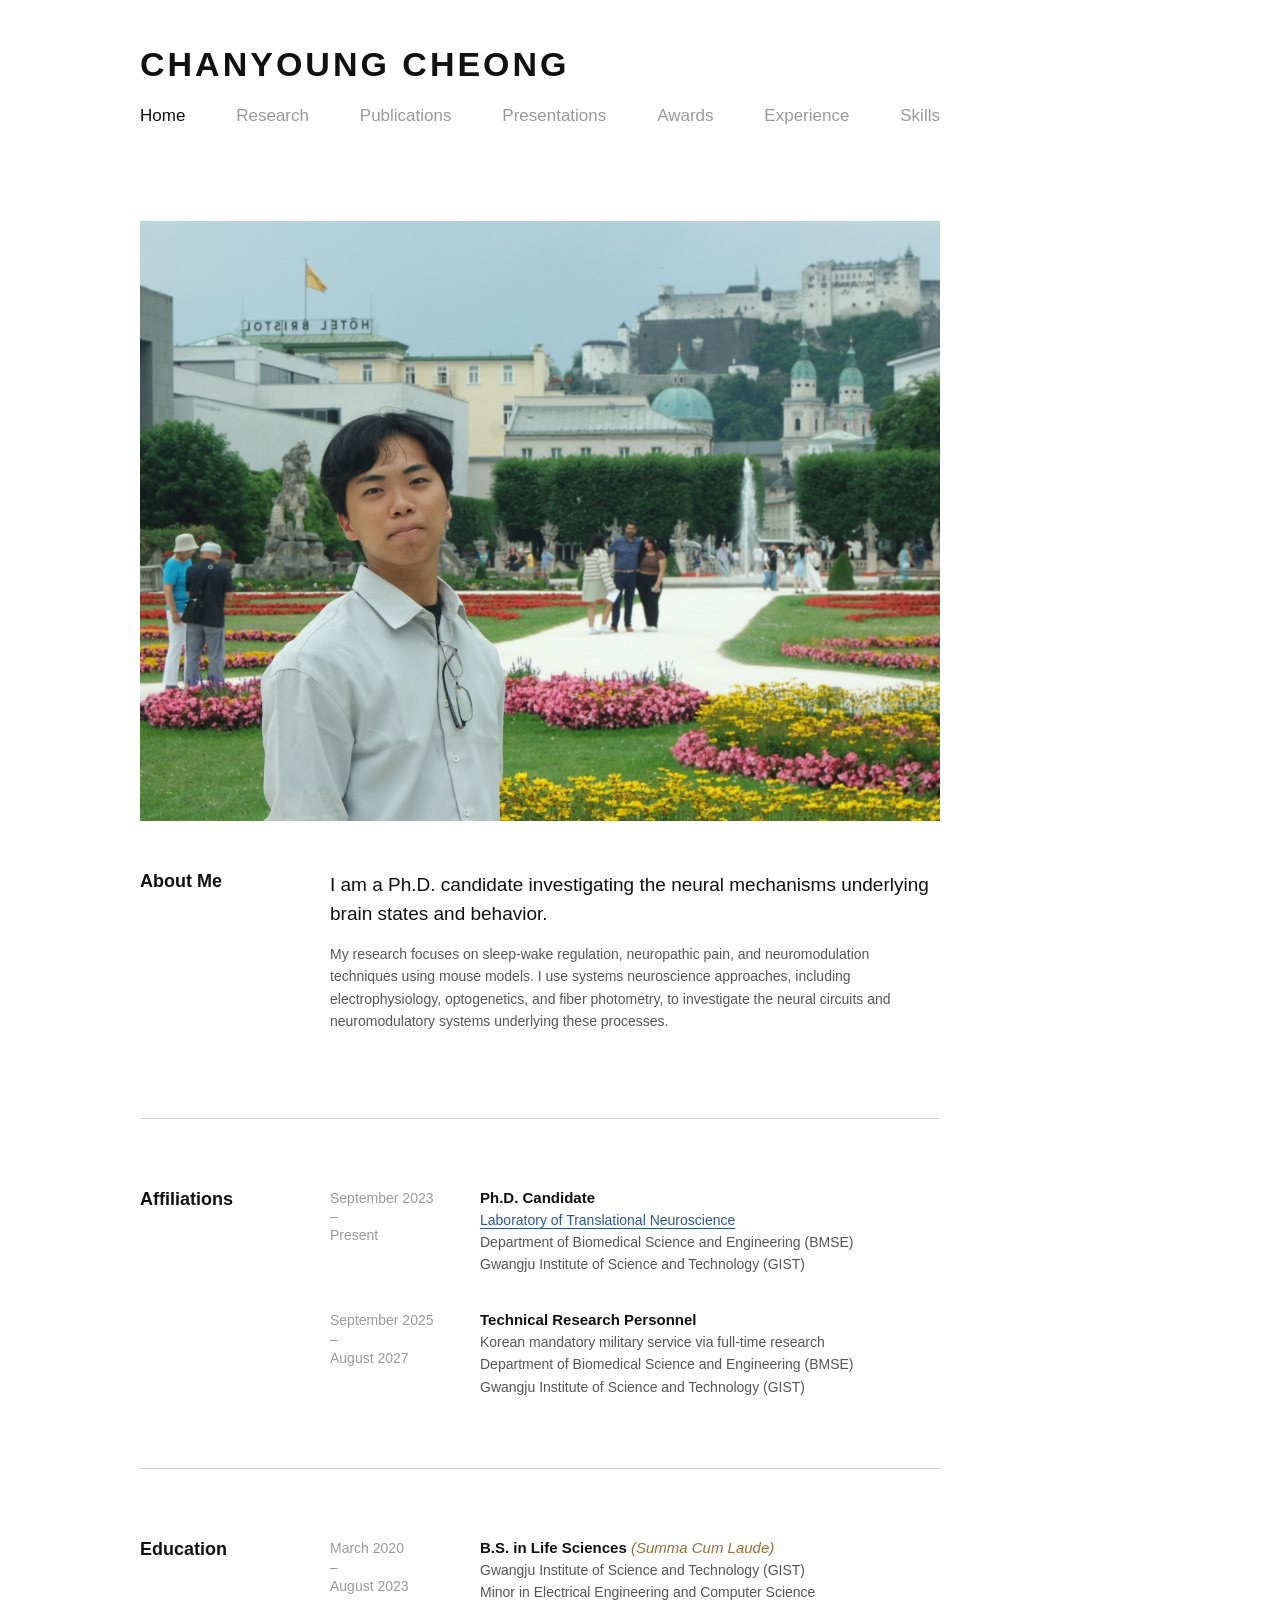
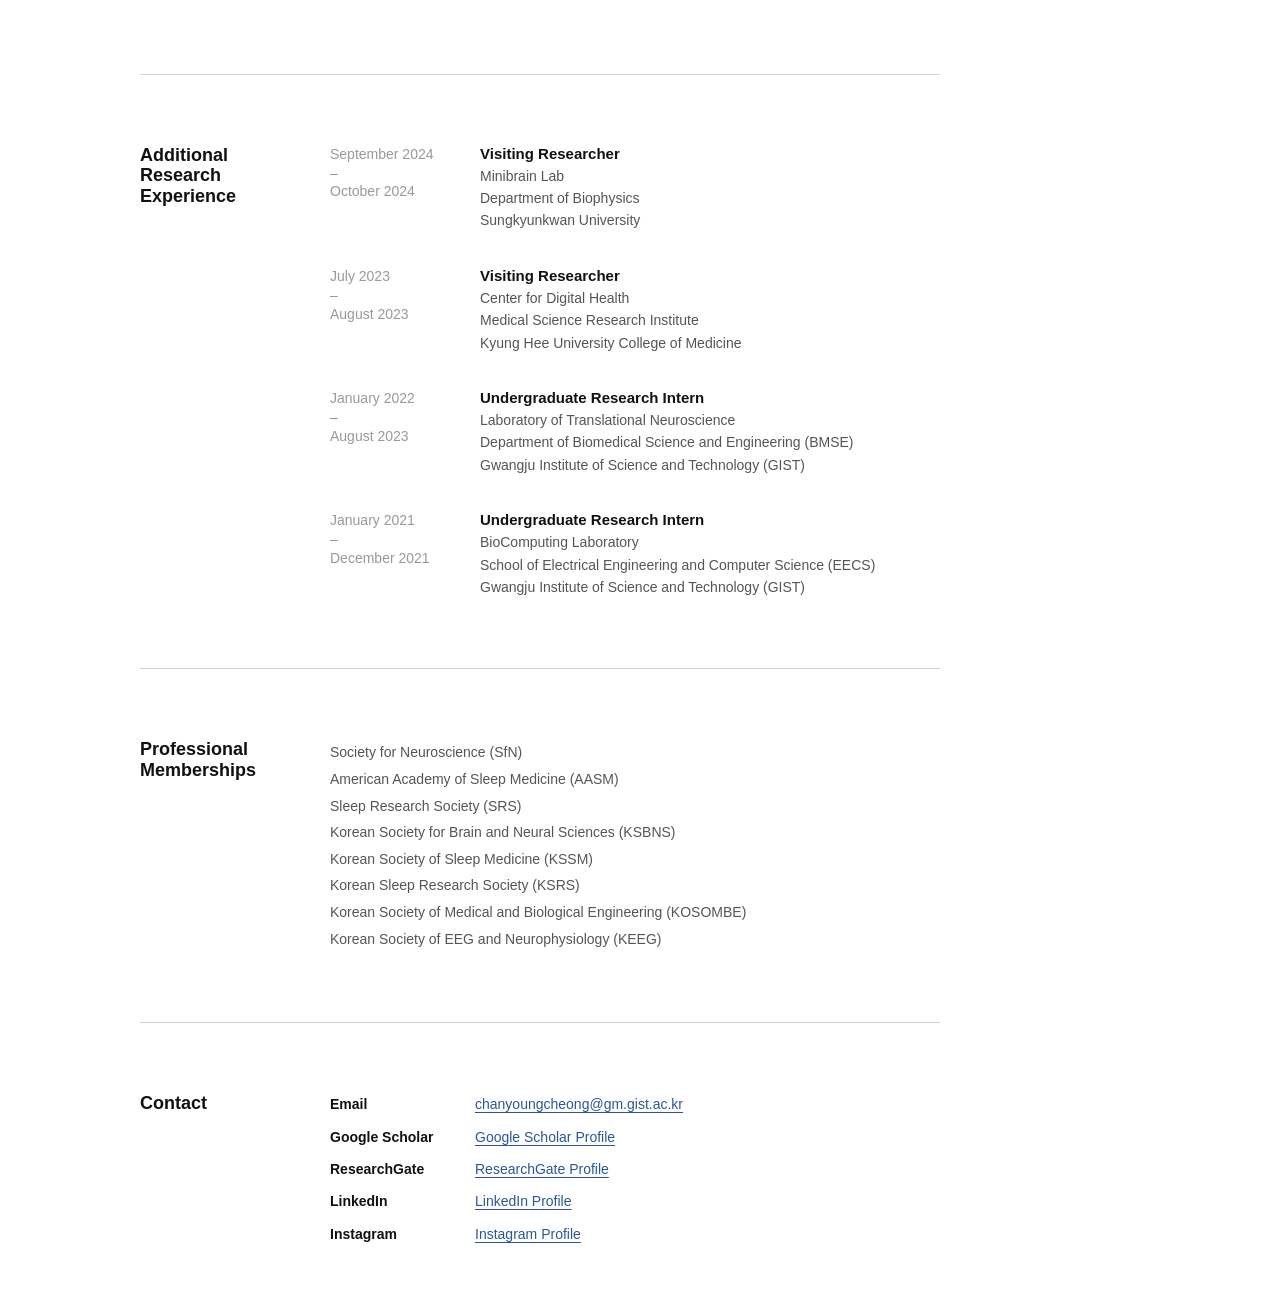
<file: index.html>
<!DOCTYPE html>
<html lang="en">

<head>
    <meta charset="UTF-8">
    <meta name="color-scheme" content="light">
    <meta name="viewport" content="width=device-width, initial-scale=1.0">

    <title>Chanyoung Cheong</title>

    <link rel="stylesheet" href="css/style.css?v=6">
</head>

<body>

    <!-- =========================
         Navigation
    ========================== -->
    <header class="site-header">

        <div class="navbar">

            <a href="index.html" class="site-name">
                CHANYOUNG CHEONG
            </a>

            <nav class="nav-links">
                <a href="index.html" class="active">Home</a>
                <a href="research.html">Research</a>
                <a href="publications.html">Publications</a>
                <a href="presentations.html">Presentations</a>
                <a href="awards.html">Awards</a>
                <a href="experience.html">Experience</a>
                <a href="skills.html">Skills</a>
            </nav>

        </div>

    </header>


    <main>

        <!-- =========================
             Hero
        ========================== -->
        <section class="hero">

            <div class="hero-image">
                <img src="images/profile.jpg" alt="Chanyoung Cheong">
            </div>

        </section>


        <!-- =========================
             About Me
        ========================== -->
        <section class="content-section about-section">

            <div class="section-grid">

                <div class="section-title">
                    <h2>About Me</h2>
                </div>

                <div class="section-content">

                    <p class="lead">
                        I am a Ph.D. candidate investigating the neural mechanisms
                        underlying brain states and&nbsp;behavior.
                    </p>

                    <p>
                        My research focuses on sleep-wake regulation, neuropathic pain,
                        and neuromodulation techniques using mouse models. I use systems
                        neuroscience approaches, including electrophysiology,
                        optogenetics, and fiber photometry, to investigate the neural
                        circuits and neuromodulatory systems underlying these&nbsp;processes.
                    </p>

                </div>

            </div>

        </section>


        <!-- =========================
             Affiliations
        ========================== -->
        <section class="content-section">

            <div class="section-grid">

                <div class="section-title">
                    <h2>Affiliations</h2>
                </div>

                <div class="section-content">

                    <div class="timeline-item">

                        <div class="timeline-year">
                                September 2023<br>
                                –<br>
                                Present
                        </div>

                        <div>
                            <h3>Ph.D. Candidate</h3>
                            <p>
                                <a
                                    href="https://sites.google.com/view/tneurolab/"
                                    target="_blank"
                                    rel="noopener noreferrer"
                                    class="plain-link"
                                >
                                    Laboratory of Translational Neuroscience
                                </a>
                            </p>
                            <p>Department of Biomedical Science and Engineering&nbsp;(BMSE)</p>
                            <p>Gwangju Institute of Science and Technology&nbsp;(GIST)</p>
                        </div>

                    </div>

                    <div class="timeline-item">
        
                        <div class="timeline-year">
                            September 2025<br>
                            –<br>
                            August 2027
                        </div>
        
                        <div>
                            <h3>Technical Research Personnel</h3>
                            <p>Korean mandatory military service via full-time&nbsp;research</p>
                            <p>Department of Biomedical Science and Engineering&nbsp;(BMSE)</p>
                            <p>Gwangju Institute of Science and Technology&nbsp;(GIST)</p>
                        </div>
        
                    </div>
        
                </div>
        
            </div>
        
        </section>

        <!-- =========================
             Education
        ========================== -->
        <section class="content-section">

            <div class="section-grid">

                <div class="section-title">
                    <h2>Education</h2>
                </div>

                <div class="section-content">

                    <div class="timeline-item">

                        <div class="timeline-year">
                            March 2020<br>
                            –<br>
                            August 2023
                        </div>

                        <div>

                            <h3>
                                B.S. in Life Sciences
                                <span class="education-honor">(Summa Cum Laude)</span>
                            </h3>

                            <p>Gwangju Institute of Science and Technology&nbsp;(GIST)</p>
                            <p>Minor in Electrical Engineering and Computer&nbsp;Science</p>
                            
                        </div>

                    </div>

                </div>

            </div>

        </section>

        <!-- =========================
            Additional Research Experience
        ========================== -->
        <section class="content-section">

            <div class="section-grid">

                <div class="section-title">
                    <h2>Additional Research Experience</h2>
                </div>

                <div class="section-content">

                    <div class="timeline-item">

                        <div class="timeline-year">
                            September 2024<br>
                            –<br>
                            October 2024
                        </div>

                        <div>
                            <h3>Visiting Researcher</h3>
                            <p>Minibrain Lab</p>
                            <p>Department of Biophysics</p>
                            <p>Sungkyunkwan University</p>
                        </div>

                    </div>

                    <div class="timeline-item">

                        <div class="timeline-year">
                            July 2023<br>
                            –<br>
                            August 2023
                        </div>

                        <div>
                            <h3>Visiting Researcher</h3>
                            <p>Center for Digital Health</p>
                            <p>Medical Science Research Institute</p>
                            <p>Kyung Hee University College of Medicine</p>
                        </div>

                    </div>

                    <div class="timeline-item">

                        <div class="timeline-year">
                            January 2022<br>
                            –<br>
                            August 2023
                        </div>

                        <div>
                            <h3>Undergraduate Research Intern</h3>
                            <p>Laboratory of Translational Neuroscience</p>
                            <p>Department of Biomedical Science and Engineering&nbsp;(BMSE)</p>
                            <p>Gwangju Institute of Science and Technology&nbsp;(GIST)</p>
                        </div>

                    </div>

                    <div class="timeline-item">

                        <div class="timeline-year">
                            January 2021<br>
                            –<br>
                            December 2021
                        </div>

                        <div>
                            <h3>Undergraduate Research Intern</h3>
                            <p>BioComputing Laboratory</p>
                            <p>School of Electrical Engineering and Computer Science&nbsp;(EECS)</p>
                            <p>Gwangju Institute of Science and Technology&nbsp;(GIST)</p>
                        </div>

                    </div>

                </div>

            </div>

        </section>



        <!-- =========================
             Professional Memberships
        ========================== -->
        <section class="content-section">

            <div class="section-grid">

                <div class="section-title">
                    <h2>Professional Memberships</h2>
                </div>

                <div class="section-content">
                    <p class="membership-list">
                        Society for Neuroscience&nbsp;(SfN)<br>
                        American Academy of Sleep Medicine&nbsp;(AASM)<br>
                        Sleep Research Society&nbsp;(SRS)<br>
                        Korean Society for Brain and Neural Sciences&nbsp;(KSBNS)<br>
                        Korean Society of Sleep Medicine&nbsp;(KSSM)<br>
                        Korean Sleep Research Society&nbsp;(KSRS)<br>
                        Korean Society of Medical and Biological Engineering&nbsp;(KOSOMBE)<br>
                        Korean Society of EEG and Neurophysiology&nbsp;(KEEG)
                    </p>
                </div>

            </div>

        </section>


        <!-- =========================
             Contact
        ========================== -->
        <section class="content-section contact-section" id="contact">

            <div class="section-grid">

                <div class="section-title">
                    <h2>Contact</h2>
                </div>

                <div class="section-content">

                    <div class="contact-list">
                    
                        <div class="contact-item">
                            <span class="contact-label">Email</span>
                            <a href="mailto:chanyoungcheong@gm.gist.ac.kr">
                                chanyoungcheong@gm.gist.ac.kr
                            </a>
                        </div>
                    
                        <div class="contact-item">
                            <span class="contact-label">Google Scholar</span>
                            <a href="https://scholar.google.com/citations?hl=ko&user=I4vNsVYAAAAJ"
                            target="_blank"
                            rel="noopener noreferrer">
                                Google Scholar Profile
                            </a>
                        </div>
                    
                        <div class="contact-item">
                            <span class="contact-label">ResearchGate</span>
                            <a href="https://www.researchgate.net/profile/Chanyoung-Cheong"
                            target="_blank"
                            rel="noopener noreferrer">
                                ResearchGate Profile
                            </a>
                        </div>
                    
                        <div class="contact-item">
                            <span class="contact-label">LinkedIn</span>
                            <a href="https://www.linkedin.com/in/chanyoung-cheong-6243a830a/"
                            target="_blank"
                            rel="noopener noreferrer">
                                LinkedIn Profile
                            </a>
                        </div>
                    
                        <div class="contact-item">
                            <span class="contact-label">Instagram</span>
                            <a href="https://www.instagram.com/chanyoung_0704/"
                            target="_blank"
                            rel="noopener noreferrer">
                                Instagram Profile
                            </a>
                        </div>
                    
                    </div>

                </div>

            </div>

        </section>

    </main>

</body>

</html>
</file>
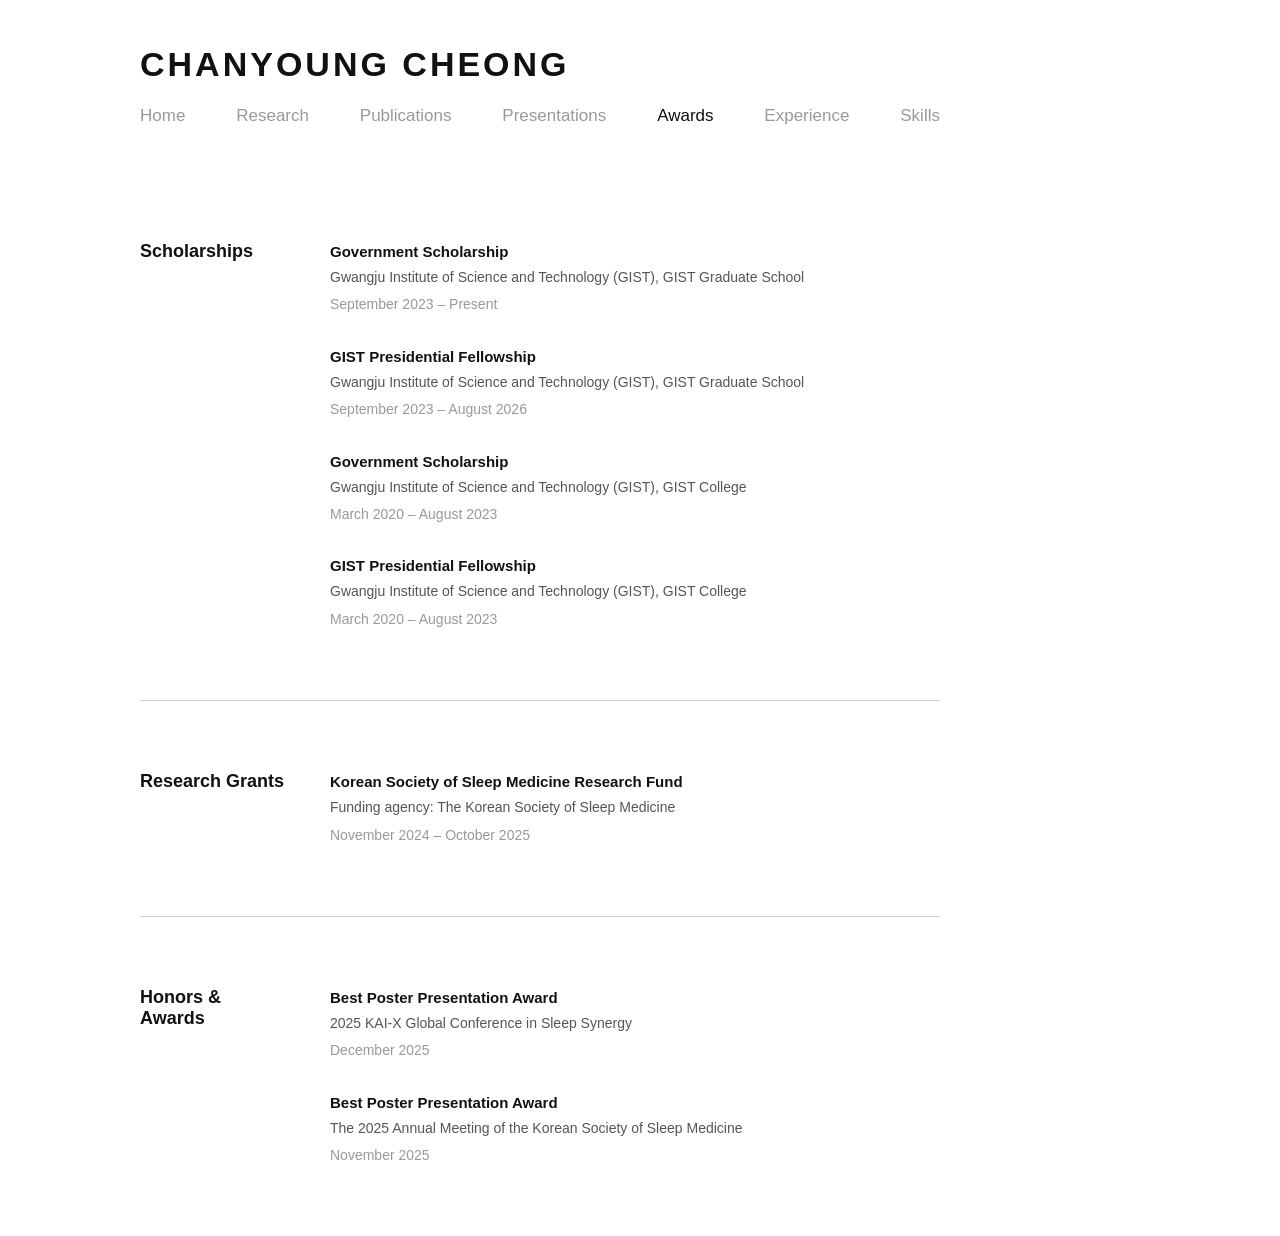
<file: awards.html>
<!DOCTYPE html>
<html lang="en">

<head>
    <meta charset="UTF-8">
    <meta name="color-scheme" content="light">
    <meta name="viewport" content="width=device-width, initial-scale=1.0">

    <title>Awards | Chanyoung Cheong</title>

    <link rel="stylesheet" href="css/style.css?v=6">
</head>

<body>

    <!-- =========================
         Navigation
    ========================== -->
    <header class="site-header">

        <div class="navbar">

            <a href="index.html" class="site-name">
                CHANYOUNG CHEONG
            </a>

            <nav class="nav-links">
                <a href="index.html">Home</a>
                <a href="research.html">Research</a>
                <a href="publications.html">Publications</a>
                <a href="presentations.html">Presentations</a>
                <a href="awards.html" class="active">Awards</a>
                <a href="experience.html">Experience</a>
                <a href="skills.html">Skills</a>
            </nav>

        </div>

    </header>


    <main class="awards-page">


        <!-- =========================
             Scholarships
        ========================== -->
        <section class="content-section">
        
            <div class="section-grid">
        
                <div class="section-title">
                    <h2>Scholarships</h2>
                </div>
        
                <div class="section-content">
        
                    <div class="award-list">
        
                        <div class="award-item">
                            <h3>
                                Government Scholarship
                            </h3>
        
                            <p>
                                Gwangju Institute of Science and Technology (GIST),
                                GIST Graduate&nbsp;School
                            </p>
        
                            <p class="award-date">
                                September 2023 – Present
                            </p>
                        </div>
        
                        <div class="award-item">
                            <h3>
                                GIST Presidential Fellowship
                            </h3>
        
                            <p>
                                Gwangju Institute of Science and Technology (GIST),
                                GIST Graduate&nbsp;School
                            </p>
        
                            <p class="award-date">
                                September 2023 – August 2026
                            </p>
                        </div>
        
                        <div class="award-item">
                            <h3>
                                Government Scholarship
                            </h3>
        
                            <p>
                                Gwangju Institute of Science and Technology (GIST),
                                GIST&nbsp;College
                            </p>
        
                            <p class="award-date">
                                March 2020 – August 2023
                            </p>
                        </div>
        
                        <div class="award-item">
                            <h3>
                                GIST Presidential Fellowship
                            </h3>
        
                            <p>
                                Gwangju Institute of Science and Technology (GIST),
                                GIST&nbsp;College
                            </p>
        
                            <p class="award-date">
                                March 2020 – August 2023
                            </p>
                        </div>
        
                    </div>
        
                </div>
        
            </div>
        
        </section>


        <!-- =========================
             Research Grants
        ========================== -->
        <section class="content-section">

            <div class="section-grid">

                <div class="section-title">
                    <h2>Research Grants</h2>
                </div>

                <div class="section-content">

                    <div class="award-list">

                        <div class="award-item">
                            <h3>
                                Korean Society of Sleep Medicine Research&nbsp;Fund
                            </h3>

                            <p>
                                Funding agency: The Korean Society of Sleep&nbsp;Medicine
                            </p>

                            <p class="award-date">
                                November 2024 – October 2025
                            </p>
                        </div>

                    </div>

                </div>

            </div>

        </section>


        <!-- =========================
             Honors & Awards
        ========================== -->
        <section class="content-section">

            <div class="section-grid">

                <div class="section-title">
                    <h2>Honors &amp; Awards</h2>
                </div>

                <div class="section-content">

                    <div class="award-list">

                        <div class="award-item">
                            <h3>
                                Best Poster Presentation Award
                            </h3>

                            <p>
                                2025 KAI-X Global Conference in Sleep&nbsp;Synergy
                            </p>

                            <p class="award-date">
                                December 2025
                            </p>
                        </div>


                        <div class="award-item">
                            <h3>
                                Best Poster Presentation Award
                            </h3>

                            <p>
                                The 2025 Annual Meeting of the Korean Society of Sleep&nbsp;Medicine
                            </p>

                            <p class="award-date">
                                November 2025
                            </p>
                        </div>

                    </div>

                </div>

            </div>

        </section>


    </main>

</body>

</html>
</file>
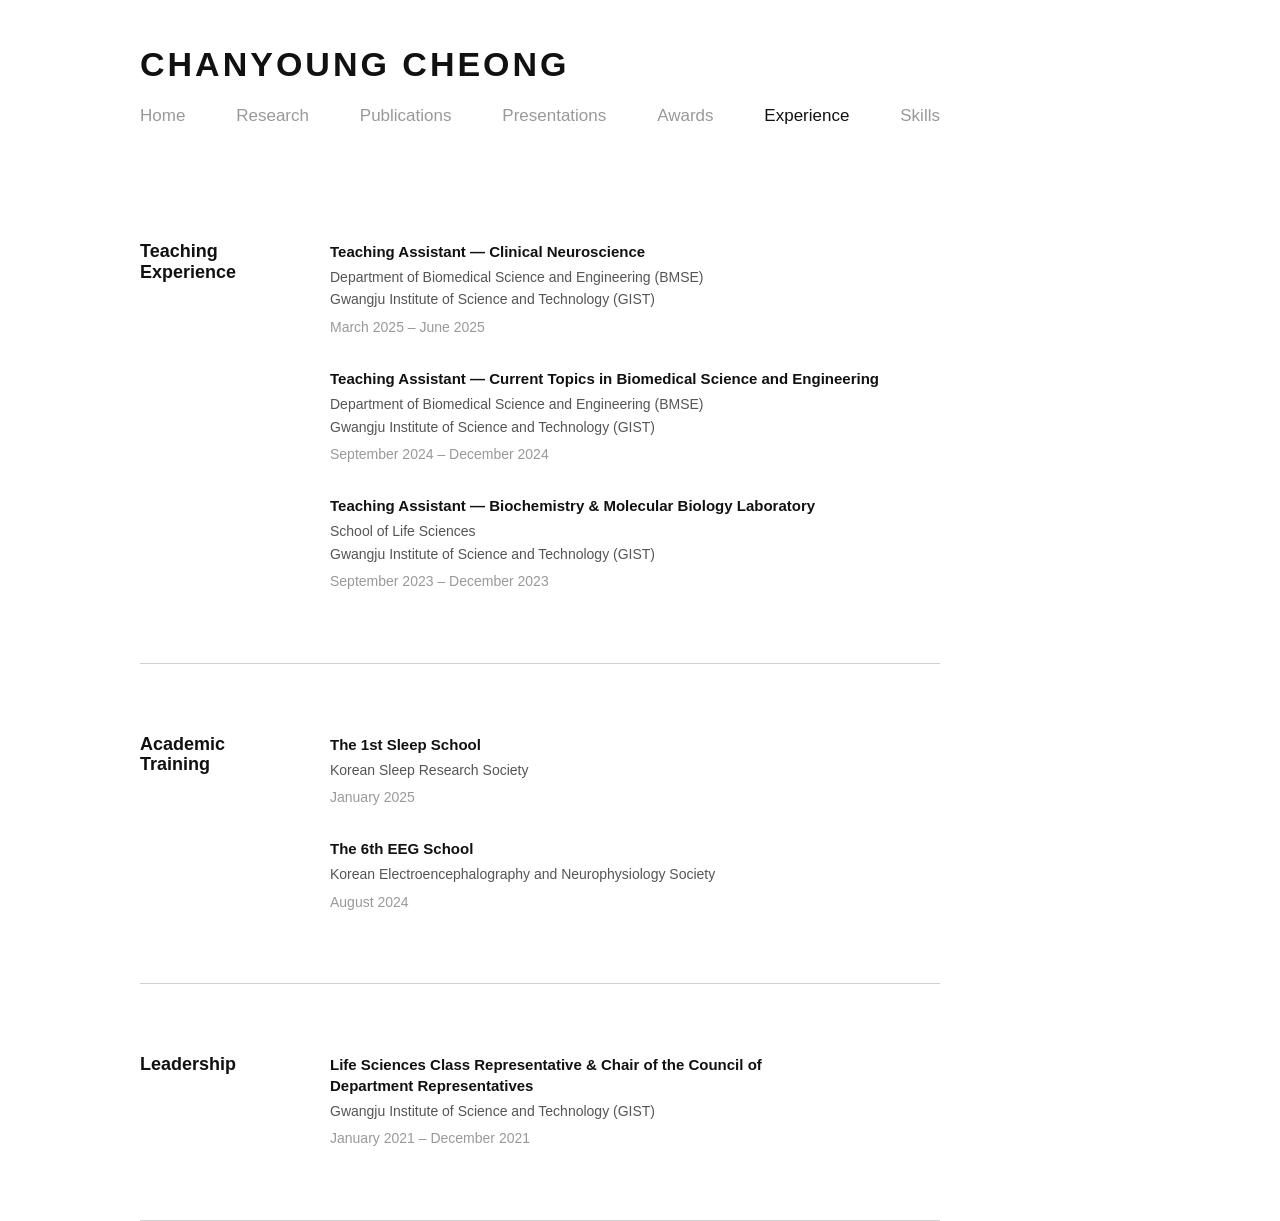
<file: experience.html>
<!DOCTYPE html>
<html lang="en">

<head>
    <meta charset="UTF-8">
    <meta name="color-scheme" content="light">
    <meta name="viewport" content="width=device-width, initial-scale=1.0">

    <title>Experience | Chanyoung Cheong</title>

    <link rel="stylesheet" href="css/style.css?v=6">
</head>

<body>

    <!-- =========================
         Navigation
    ========================== -->
    <header class="site-header">

        <div class="navbar">

            <a href="index.html" class="site-name">
                CHANYOUNG CHEONG
            </a>

            <nav class="nav-links">
                <a href="index.html">Home</a>
                <a href="research.html">Research</a>
                <a href="publications.html">Publications</a>
                <a href="presentations.html">Presentations</a>
                <a href="awards.html">Awards</a>
                <a href="experience.html" class="active">Experience</a>
                <a href="skills.html">Skills</a>
            </nav>

        </div>

    </header>


    <main class="experience-page">


        <!-- =========================
             Teaching Experience
        ========================== -->
        <section class="content-section">

            <div class="section-grid">

                <div class="section-title">
                    <h2>Teaching Experience</h2>
                </div>

                <div class="section-content">

                    <div class="award-list">

                        <div class="award-item">

                            <h3>
                                Teaching Assistant — Clinical&nbsp;Neuroscience
                            </h3>

                            <p>
                                Department of Biomedical Science and Engineering&nbsp;(BMSE)
                            </p>

                            <p>
                                Gwangju Institute of Science and Technology&nbsp;(GIST)
                            </p>

                            <p class="award-date">
                                March 2025 – June 2025
                            </p>

                        </div>

                        
                        <div class="award-item">

                            <h3>
                                Teaching Assistant — Current Topics in
                                Biomedical Science and&nbsp;Engineering
                            </h3>

                            <p>
                                Department of Biomedical Science and Engineering&nbsp;(BMSE)
                            </p>

                            <p>
                                Gwangju Institute of Science and Technology&nbsp;(GIST)
                            </p>

                            <p class="award-date">
                                September 2024 – December 2024
                            </p>

                        </div>


                        <div class="award-item">

                            <h3>
                                Teaching Assistant — Biochemistry &amp;
                                Molecular Biology&nbsp;Laboratory
                            </h3>

                            <p>
                                School of Life Sciences
                            </p>

                            <p>
                                Gwangju Institute of Science and Technology&nbsp;(GIST)
                            </p>

                            <p class="award-date">
                                September 2023 – December 2023
                            </p>

                        </div>

                    </div>

                </div>

            </div>

        </section>


        <!-- =========================
             Academic Training
        ========================== -->
        <section class="content-section">

            <div class="section-grid">

                <div class="section-title">
                    <h2>Academic Training</h2>
                </div>

                <div class="section-content">

                    <div class="award-list">

                        <div class="award-item">

                            <h3>
                                The 1st Sleep School
                            </h3>

                            <p>
                                Korean Sleep Research Society
                            </p>

                            <p class="award-date">
                                January 2025
                            </p>

                        </div>


                        <div class="award-item">

                            <h3>
                                The 6th EEG School
                            </h3>

                            <p>
                                Korean Electroencephalography and Neurophysiology&nbsp;Society
                            </p>

                            <p class="award-date">
                                August 2024
                            </p>

                        </div>

                    </div>

                </div>

            </div>

        </section>


        <!-- =========================
             Leadership
        ========================== -->
        <section class="content-section">

            <div class="section-grid">

                <div class="section-title">
                    <h2>Leadership</h2>
                </div>

                <div class="section-content">

                    <div class="award-list">

                        <div class="award-item">

                            <h3>
                                Life Sciences Class Representative &amp;
                                Chair of the Council of Department&nbsp;Representatives
                            </h3>

                            <p>
                                Gwangju Institute of Science and Technology&nbsp;(GIST)
                            </p>

                            <p class="award-date">
                                January 2021 – December 2021
                            </p>

                        </div>

                    </div>

                </div>

            </div>

        </section>


    </main>

</body>

</html>
</file>
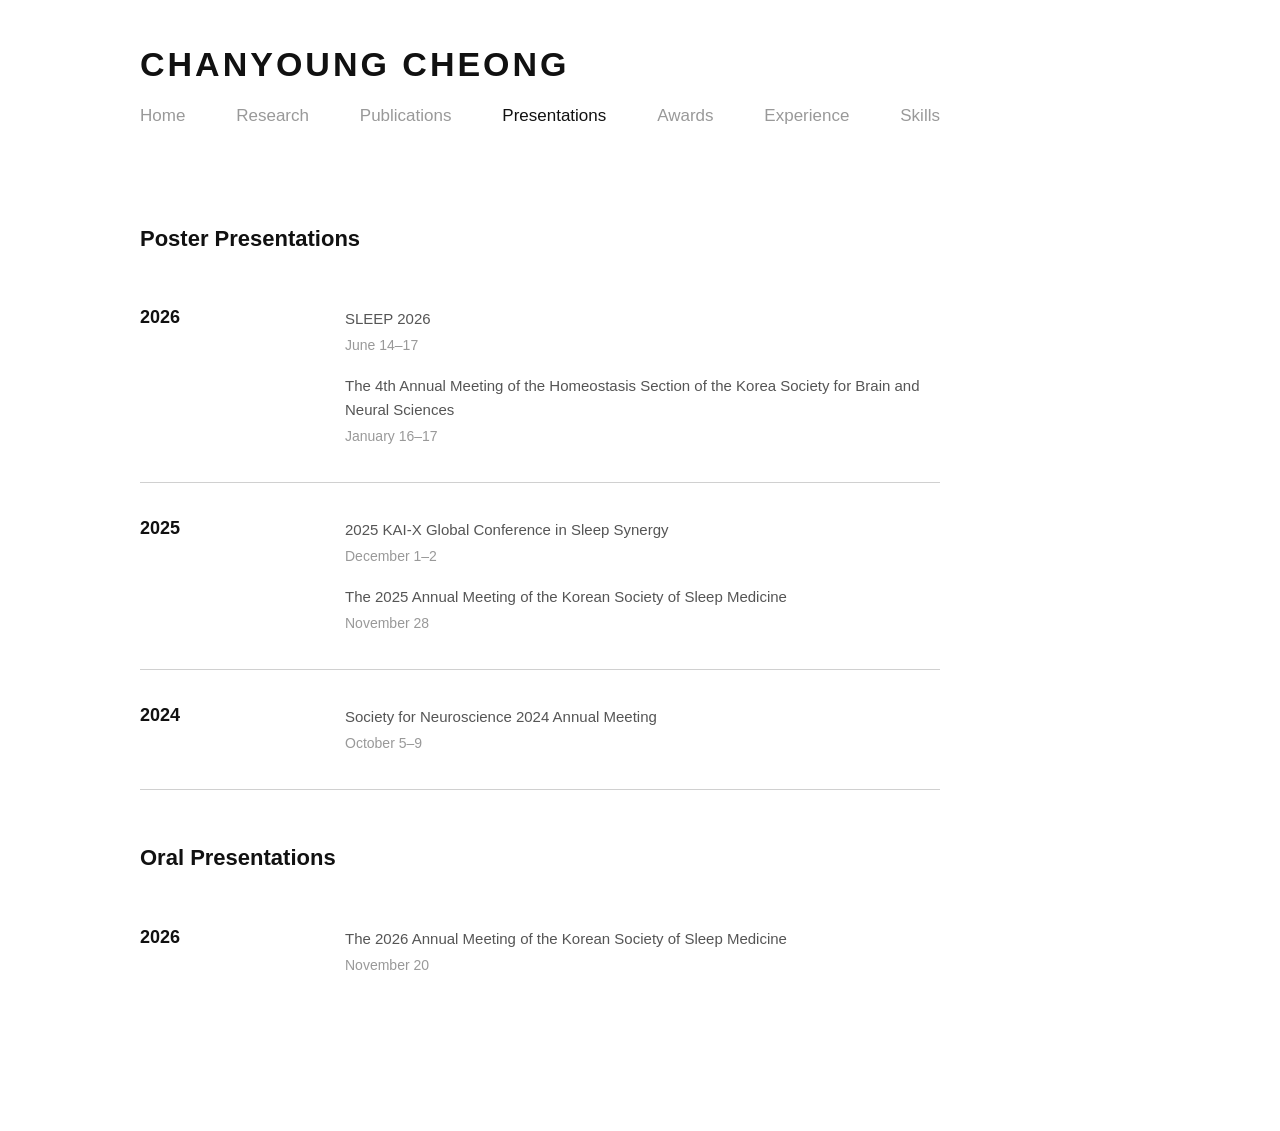
<file: presentations.html>
<!DOCTYPE html>
<html lang="en">

<head>
    <meta charset="UTF-8">
    <meta name="color-scheme" content="light">
    <meta name="viewport" content="width=device-width, initial-scale=1.0">

    <title>Presentations | Chanyoung Cheong</title>

    <link rel="stylesheet" href="css/style.css?v=6">
</head>

<body>

    <!-- =========================
         Navigation
    ========================== -->
    <header class="site-header">

        <div class="navbar">

            <a href="index.html" class="site-name">
                CHANYOUNG CHEONG
            </a>

            <nav class="nav-links">
                <a href="index.html">Home</a>
                <a href="research.html">Research</a>
                <a href="publications.html">Publications</a>
                <a href="presentations.html" class="active">Presentations</a>
                <a href="awards.html">Awards</a>
                <a href="experience.html">Experience</a>
                <a href="skills.html">Skills</a>
            </nav>

        </div>

    </header>


    <main class="publications-page presentations-content">


        <!-- =========================
             Poster Presentations
        ========================== -->
        <section class="publication-category">
            <h1>Poster Presentations</h1>
        </section>


        <!-- 2026 -->
        <section class="publication-year-section">

            <div class="publication-year">
                <h2>2026</h2>
            </div>

            <div class="publication-list">

                <div class="presentation-item">

                    <p class="publication-item">
                        SLEEP 2026
                    </p>

                    <p class="presentation-date">
                        June 14–17
                    </p>

                </div>


                <div class="presentation-item">

                    <p class="publication-item">
                        The 4th Annual Meeting of the Homeostasis Section of the
                        Korea Society for Brain and Neural Sciences
                    </p>

                    <p class="presentation-date">
                        January 16–17
                    </p>

                </div>

            </div>

        </section>


        <!-- 2025 -->
        <section class="publication-year-section">

            <div class="publication-year">
                <h2>2025</h2>
            </div>

            <div class="publication-list">

                <div class="presentation-item">

                    <p class="publication-item">
                        2025 KAI-X Global Conference in Sleep Synergy
                    </p>

                    <p class="presentation-date">
                        December 1–2
                    </p>

                </div>


                <div class="presentation-item">

                    <p class="publication-item">
                        The 2025 Annual Meeting of the Korean Society of Sleep Medicine
                    </p>

                    <p class="presentation-date">
                        November 28
                    </p>

                </div>

            </div>

        </section>


        <!-- 2024 -->
        <section class="publication-year-section">

            <div class="publication-year">
                <h2>2024</h2>
            </div>

            <div class="publication-list">

                <div class="presentation-item">

                    <p class="publication-item">
                        Society for Neuroscience 2024 Annual Meeting
                    </p>

                    <p class="presentation-date">
                        October 5–9
                    </p>

                </div>

            </div>

        </section>


        <!-- =========================
             Oral Presentations
        ========================== -->
        <section class="publication-category">
            <h1>Oral Presentations</h1>
        </section>


        <!-- 2026 -->
        <section class="publication-year-section">

            <div class="publication-year">
                <h2>2026</h2>
            </div>

            <div class="publication-list">

                <div class="presentation-item">

                    <p class="publication-item">
                        The 2026 Annual Meeting of the Korean Society of Sleep Medicine
                    </p>

                    <p class="presentation-date">
                        November 20
                    </p>

                </div>

            </div>

        </section>


    </main>

</body>

</html>
</file>
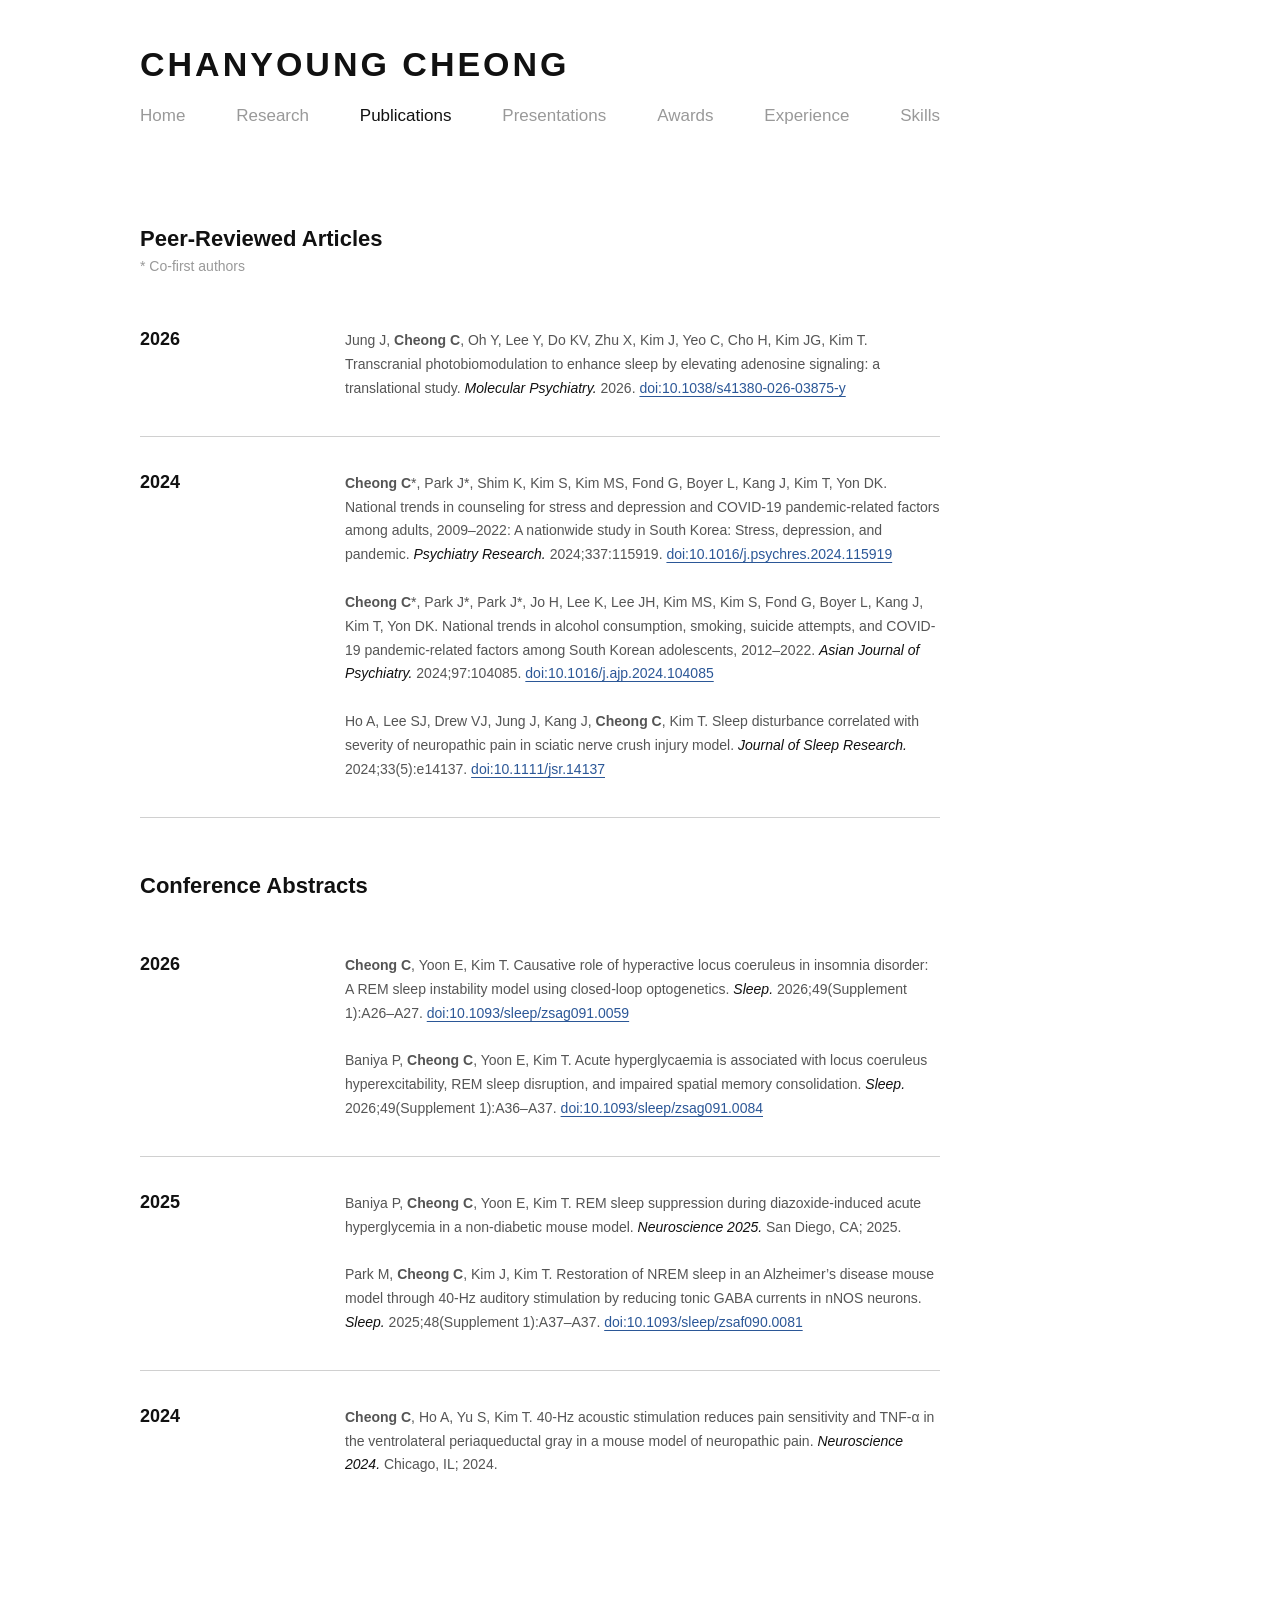
<file: publications.html>
<!DOCTYPE html>
<html lang="en">

<head>
    <meta charset="UTF-8">
    <meta name="color-scheme" content="light">
    <meta name="viewport" content="width=device-width, initial-scale=1.0">

    <title>Publications | Chanyoung Cheong</title>

    <link rel="stylesheet" href="css/style.css?v=6">
</head>

<body>

    <!-- =========================
         Navigation
    ========================== -->
    <header class="site-header">

        <div class="navbar">

            <a href="index.html" class="site-name">
                CHANYOUNG CHEONG
            </a>

            <nav class="nav-links">
                <a href="index.html">Home</a>
                <a href="research.html">Research</a>
                <a href="publications.html" class="active">Publications</a>
                <a href="presentations.html">Presentations</a>
                <a href="awards.html">Awards</a>
                <a href="experience.html">Experience</a>
                <a href="skills.html">Skills</a>
            </nav>

        </div>

    </header>


    <main class="publications-page publications-content">


        <!-- =========================
             Peer-Reviewed Articles
        ========================== -->
        <section class="publication-category">
            <h1>Peer-Reviewed Articles</h1>
            <p class="publication-note">* Co-first authors</p>
        </section>

        <!-- 2026 -->
        <section class="publication-year-section">

            <div class="publication-year">
                <h2>2026</h2>
            </div>

            <div class="publication-list">
                <p class="publication-item">
                    Jung J, <strong>Cheong C</strong>, Oh Y, Lee Y, Do KV, Zhu X,
                    Kim J, Yeo C, Cho H, Kim JG, Kim T. 
                    Transcranial photobiomodulation to enhance sleep by elevating
                    adenosine signaling: a translational study. 
                    <em>Molecular Psychiatry.</em> 2026.
                    <a href="https://doi.org/10.1038/s41380-026-03875-y"
                    target="_blank" rel="noopener noreferrer">
                        doi:10.1038/s41380-026-03875-y
                    </a>
                </p>
            </div>

        </section>

        <!-- 2024 -->
        <section class="publication-year-section">

            <div class="publication-year">
                <h2>2024</h2>
            </div>

            <div class="publication-list">

                <p class="publication-item">
                    <strong>Cheong C</strong>*, Park J*, Shim K, Kim S, Kim MS,
                    Fond G, Boyer L, Kang J, Kim T, Yon DK.
                    National trends in counseling for stress and depression and
                    COVID-19 pandemic-related factors among adults, 2009–2022:
                    A nationwide study in South Korea: Stress, depression, and pandemic.
                    <em>Psychiatry Research.</em> 2024;337:115919.
                    <a href="https://doi.org/10.1016/j.psychres.2024.115919"
                    target="_blank" rel="noopener noreferrer">
                        doi:10.1016/j.psychres.2024.115919
                    </a>
                </p>

                <p class="publication-item">
                    <strong>Cheong C</strong>*, Park J*, Park J*, Jo H, Lee K, Lee JH,
                    Kim MS, Kim S, Fond G, Boyer L, Kang J, Kim T, Yon DK.
                    National trends in alcohol consumption, smoking, suicide attempts,
                    and COVID-19 pandemic-related factors among South Korean adolescents,
                    2012–2022.
                    <em>Asian Journal of Psychiatry.</em> 2024;97:104085.
                    <a href="https://doi.org/10.1016/j.ajp.2024.104085"
                    target="_blank" rel="noopener noreferrer">
                        doi:10.1016/j.ajp.2024.104085
                    </a>
                </p>

                <p class="publication-item">
                    Ho A, Lee SJ, Drew VJ, Jung J, Kang J, <strong>Cheong C</strong>, Kim T.
                    Sleep disturbance correlated with severity of neuropathic pain in
                    sciatic nerve crush injury model.
                    <em>Journal of Sleep Research.</em> 2024;33(5):e14137.
                    <a href="https://doi.org/10.1111/jsr.14137"
                    target="_blank" rel="noopener noreferrer">
                        doi:10.1111/jsr.14137
                    </a>
                </p>

            </div>

        </section>

        <!-- =========================
            Conference Abstracts
        ========================== -->
        <section class="publication-category">
            <h1>Conference Abstracts</h1>
        </section>


        <!-- 2026 -->
        <section class="publication-year-section">

            <div class="publication-year">
                <h2>2026</h2>
            </div>

            <div class="publication-list">

                <p class="publication-item">
                    <strong>Cheong C</strong>, Yoon E, Kim T.
                    Causative role of hyperactive locus coeruleus in insomnia disorder:
                    A REM sleep instability model using closed-loop optogenetics.
                    <em>Sleep.</em> 2026;49(Supplement 1):A26–A27.
                    <a href="https://doi.org/10.1093/sleep/zsag091.0059"
                    target="_blank" rel="noopener noreferrer">
                        doi:10.1093/sleep/zsag091.0059
                    </a>
                </p>

                <p class="publication-item">
                    Baniya P, <strong>Cheong C</strong>, Yoon E, Kim T.
                    Acute hyperglycaemia is associated with locus coeruleus
                    hyperexcitability, REM sleep disruption, and impaired spatial
                    memory consolidation.
                    <em>Sleep.</em> 2026;49(Supplement 1):A36–A37.
                    <a href="https://doi.org/10.1093/sleep/zsag091.0084"
                    target="_blank" rel="noopener noreferrer">
                        doi:10.1093/sleep/zsag091.0084
                    </a>
                </p>

            </div>

        </section>


        <!-- 2025 -->
        <section class="publication-year-section">

            <div class="publication-year">
                <h2>2025</h2>
            </div>

            <div class="publication-list">

                <p class="publication-item">
                    Baniya P, <strong>Cheong C</strong>, Yoon E, Kim T.
                    REM sleep suppression during diazoxide-induced acute hyperglycemia
                    in a non-diabetic mouse model.
                    <em>Neuroscience 2025.</em> San Diego, CA; 2025.
                </p>

                <p class="publication-item">
                    Park M, <strong>Cheong C</strong>, Kim J, Kim T.
                    Restoration of NREM sleep in an Alzheimer’s disease mouse model
                    through 40-Hz auditory stimulation by reducing tonic GABA currents
                    in nNOS neurons.
                    <em>Sleep.</em> 2025;48(Supplement 1):A37–A37.
                    <a href="https://doi.org/10.1093/sleep/zsaf090.0081"
                    target="_blank" rel="noopener noreferrer">
                        doi:10.1093/sleep/zsaf090.0081
                    </a>
                </p>

            </div>

        </section>

        <!-- 2024 -->
        <section class="publication-year-section">

            <div class="publication-year">
                <h2>2024</h2>
            </div>

            <div class="publication-list">

                <p class="publication-item">
                    <strong>Cheong C</strong>, Ho A, Yu S, Kim T. 
                    40-Hz acoustic stimulation reduces pain sensitivity and TNF-α
                    in the ventrolateral periaqueductal gray in a mouse model of 
                    neuropathic pain.
                    <em>Neuroscience 2024.</em> Chicago, IL; 2024.
                </p>

            </div>

        </section>
        
    </main>

</body>

</html>
</file>
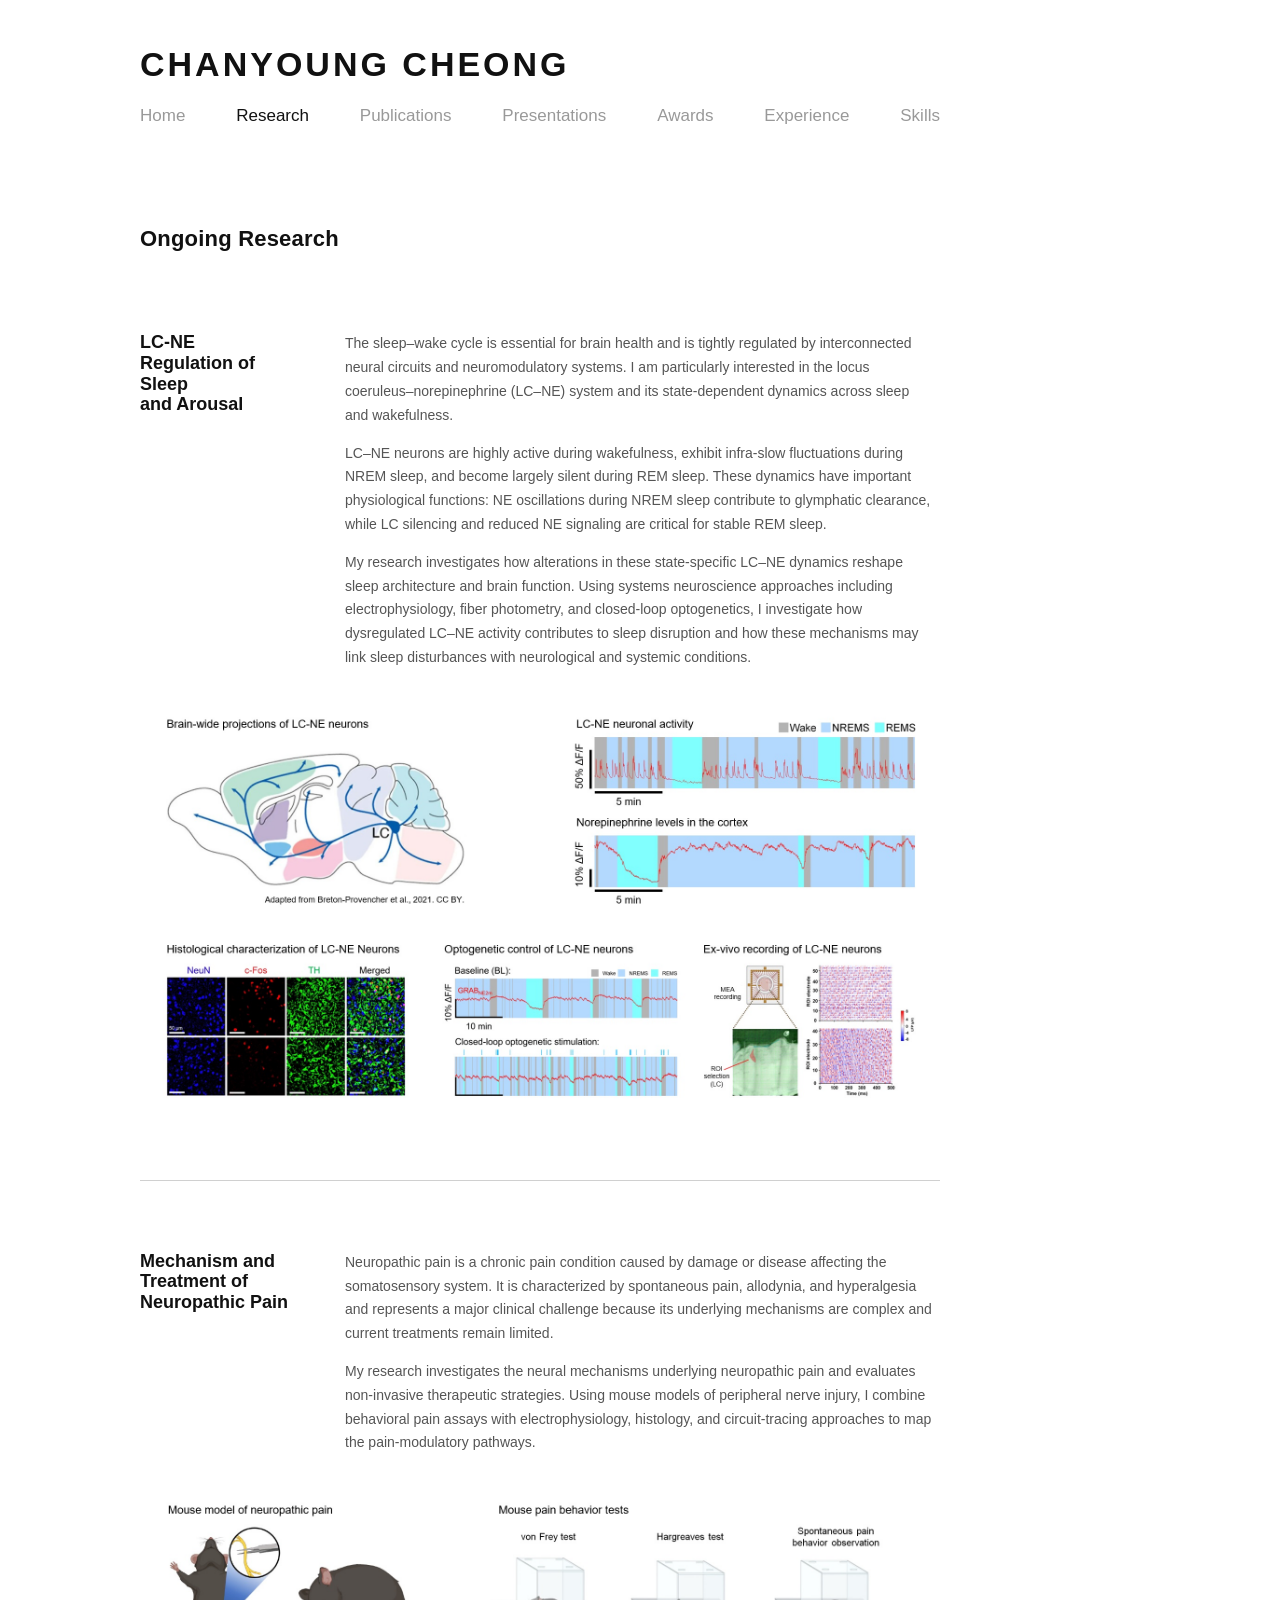
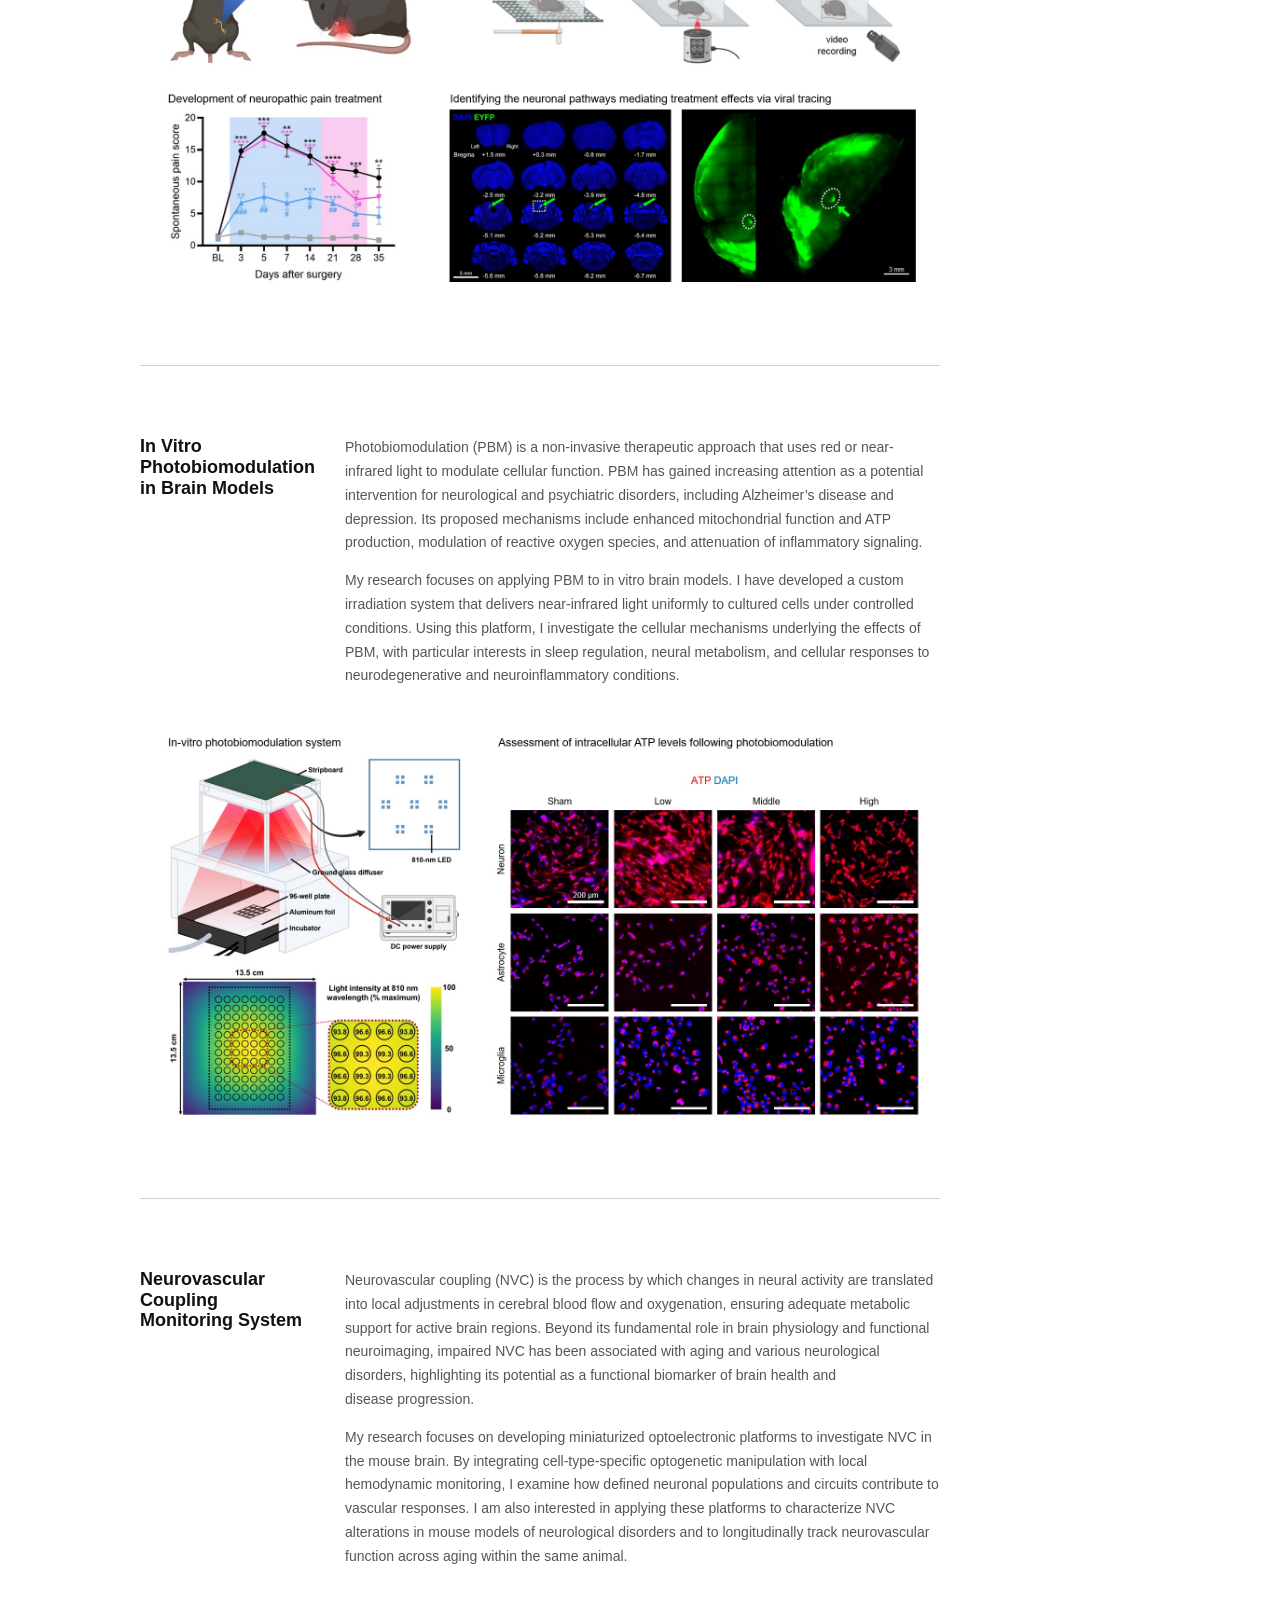
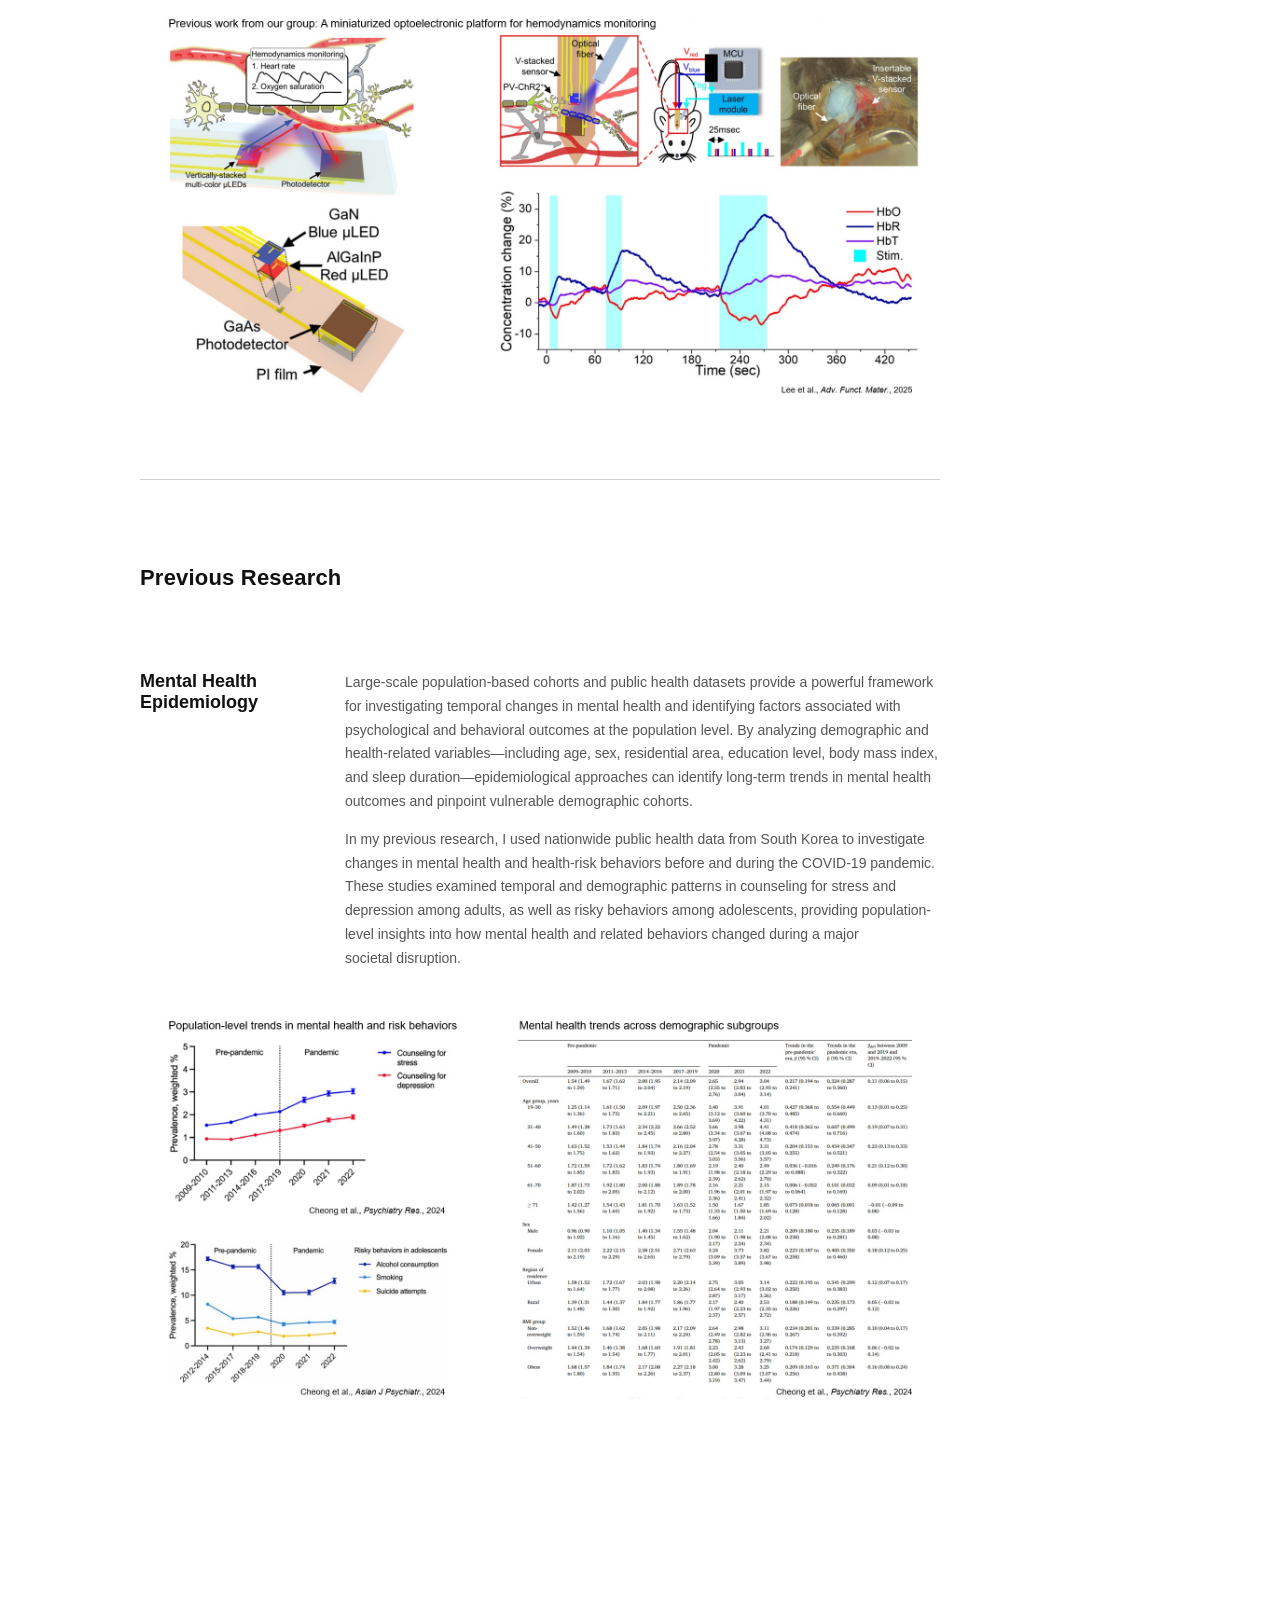
<file: research.html>
<!DOCTYPE html>
<html lang="en">

<head>
    <meta charset="UTF-8">
    <meta name="color-scheme" content="light">
    <meta name="viewport" content="width=device-width, initial-scale=1.0">

    <title>Research | Chanyoung Cheong</title>

    <link rel="stylesheet" href="css/style.css?v=6">
</head>

<body>

    <!-- =========================
         Navigation
    ========================== -->
    <header class="site-header">

        <div class="navbar">

            <a href="index.html" class="site-name">
                CHANYOUNG CHEONG
            </a>

            <nav class="nav-links">
                <a href="index.html">Home</a>
                <a href="research.html" class="active">Research</a>
                <a href="publications.html">Publications</a>
                <a href="presentations.html">Presentations</a>
                <a href="awards.html">Awards</a>
                <a href="experience.html">Experience</a>
                <a href="skills.html">Skills</a>
            </nav>

        </div>

    </header>


    <main class="research-page">

    <!-- =========================
         Ongoing Research
    ========================== -->
    <section class="research-category">
        <h1>Ongoing Research</h1>
    </section>


    <!-- =========================
         Research 1
    ========================== -->
    <section class="research-section">

        <div class="research-text">

            <div class="section-title">
                <h2>
                    LC-NE Regulation of Sleep and&nbsp;Arousal
                </h2>
            </div>

            <div class="research-description">

                <p>
                    The sleep–wake cycle is essential for brain health and is tightly
                    regulated by interconnected neural circuits and neuromodulatory systems.
                    I am particularly interested in the locus coeruleus–norepinephrine
                    (LC–NE) system and its state-dependent dynamics across sleep
                    and&nbsp;wakefulness.
                </p>

                <p>
                    LC–NE neurons are highly active during wakefulness, exhibit infra-slow
                    fluctuations during NREM sleep, and become largely silent during REM
                    sleep. These dynamics have important physiological functions: NE
                    oscillations during NREM sleep contribute to glymphatic clearance,
                    while LC silencing and reduced NE signaling are critical for stable
                    REM&nbsp;sleep.
                </p>

                <p>
                    My research investigates how alterations in these state-specific LC–NE
                    dynamics reshape sleep architecture and brain function. Using systems
                    neuroscience approaches including electrophysiology, fiber photometry,
                    and closed-loop optogenetics, I investigate how dysregulated LC–NE
                    activity contributes to sleep disruption and how these mechanisms may
                    link sleep disturbances with neurological and systemic&nbsp;conditions.
                </p>

            </div>

        </div>

        <div class="research-image">
            <img
                src="images/research-topic-1.jpg"
                alt="Overview of research on sleep-wake regulation by LC-NE neurons"
            >
        </div>

    </section>


    <!-- =========================
         Research 2
    ========================== -->
    <section class="research-section">

        <div class="research-text">

            <div class="section-title">
                <h2>Mechanism and Treatment of Neuropathic&nbsp;Pain</h2>
            </div>

            <div class="research-description">

                <p>
                    Neuropathic pain is a chronic pain condition caused by damage or disease
                    affecting the somatosensory system. It is characterized by spontaneous
                    pain, allodynia, and hyperalgesia and represents a major clinical
                    challenge because its underlying mechanisms are complex and current
                    treatments remain&nbsp;limited.
                </p>

                <p>
                    My research investigates the neural mechanisms underlying neuropathic
                    pain and evaluates non-invasive therapeutic strategies. Using mouse
                    models of peripheral nerve injury, I combine behavioral pain assays with
                    electrophysiology, histology, and circuit-tracing approaches to map
                    the pain-modulatory&nbsp;pathways.
                </p>

            </div>

        </div>

        <div class="research-image">
            <img
                src="images/research-topic-2.jpg"
                alt="Overview of research on neuropathic pain mechanisms"
            >
        </div>

    </section>


    <!-- =========================
         Research 3
    ========================== -->
    <section class="research-section">

        <div class="research-text">

            <div class="section-title">
                <h2>
                    In Vitro Photobiomodulation in Brain&nbsp;Models
                </h2>
            </div>

            <div class="research-description">

                <p>
                    Photobiomodulation (PBM) is a non-invasive therapeutic approach that
                    uses red or near-infrared light to modulate cellular function. PBM
                    has gained increasing attention as a potential intervention for
                    neurological and psychiatric disorders, including Alzheimer’s
                    disease and depression. Its proposed mechanisms include enhanced
                    mitochondrial function and ATP production, modulation of reactive
                    oxygen species, and attenuation of inflammatory&nbsp;signaling.
                </p>

                <p>
                    My research focuses on applying PBM to in vitro brain models. I have 
                    developed a custom irradiation system that delivers near-infrared light
                    uniformly to cultured cells under controlled conditions. Using this
                    platform, I investigate the cellular mechanisms underlying the
                    effects of PBM, with particular interests in sleep regulation,
                    neural metabolism, and cellular responses to neurodegenerative and
                    neuroinflammatory&nbsp;conditions.
                </p>

            </div>

        </div>

        <div class="research-image">
            <img
                src="images/research-topic-3.jpg"
                alt="Overview of research on photobiomodulation studies"
            >
        </div>

    </section>


    <!-- =========================
         Research 4
         Neurovascular Coupling
    ========================== -->
    <section class="research-section">

        <div class="research-text">

            <div class="section-title">
                <h2>Neurovascular Coupling Monitoring&nbsp;System</h2>
            </div>

            <div class="research-description">
                <p>
                    Neurovascular coupling (NVC) is the process by which changes in neural 
                    activity are translated into local adjustments in cerebral blood flow 
                    and oxygenation, ensuring adequate metabolic support for active brain
                    regions. Beyond its fundamental role in brain physiology and functional
                    neuroimaging, impaired NVC has been associated with aging and various
                    neurological disorders, highlighting its potential as a functional 
                    biomarker of brain health and disease&nbsp;progression.
                </p>

                <p>
                    My research focuses on developing miniaturized optoelectronic platforms 
                    to investigate NVC in the mouse brain. By integrating cell-type-specific 
                    optogenetic manipulation with local hemodynamic monitoring, I 
                    examine how defined neuronal populations and circuits contribute to 
                    vascular responses. I am also interested in applying these platforms to 
                    characterize NVC alterations in mouse models of neurological disorders 
                    and to longitudinally track neurovascular function across aging within 
                    the same&nbsp;animal.
                </p>
            </div>

        </div>

        <div class="research-image">
            <img
                src="images/research-topic-4.jpg"
                alt="Overview of research on neurovascular coupling"
            >
        </div>

    </section>


    <!-- =========================
         Previous Research
    ========================== -->
    <section class="research-category previous-research-category">
        <h1>Previous Research</h1>
    </section>


    <!-- =========================
         Previous Research 1
         Epidemiology
    ========================== -->
    <section class="research-section previous-research-section">

        <div class="research-text">

            <div class="section-title">
                <h2>Mental Health Epidemiology</h2>
            </div>

            <div class="research-description">

                <p>
                    Large-scale population-based cohorts and public health datasets provide
                    a powerful framework for investigating temporal changes in mental health
                    and identifying factors associated with psychological and behavioral
                    outcomes at the population level. By analyzing demographic and 
                    health-related variables—including age, sex, residential area, education
                    level, body mass index, and sleep duration—epidemiological approaches can
                    identify long-term trends in mental health outcomes and 
                    pinpoint vulnerable demographic&nbsp;cohorts.
                </p>

                <p>
                    In my previous research, I used nationwide public health data from South
                    Korea to investigate changes in mental health and health-risk behaviors
                    before and during the COVID-19 pandemic. These studies examined temporal
                    and demographic patterns in counseling for stress and depression among
                    adults, as well as risky behaviors among adolescents, providing 
                    population-level insights into how mental health and related behaviors 
                    changed during a major societal&nbsp;disruption.
                </p>

            </div>

        </div>

        <div class="research-image">
            <img
                src="images/research-topic-5.jpg"
                alt="Overview of research on mental health epidemiology"
            >
        </div>

    </section>

</main>

</body>

</html>
</file>
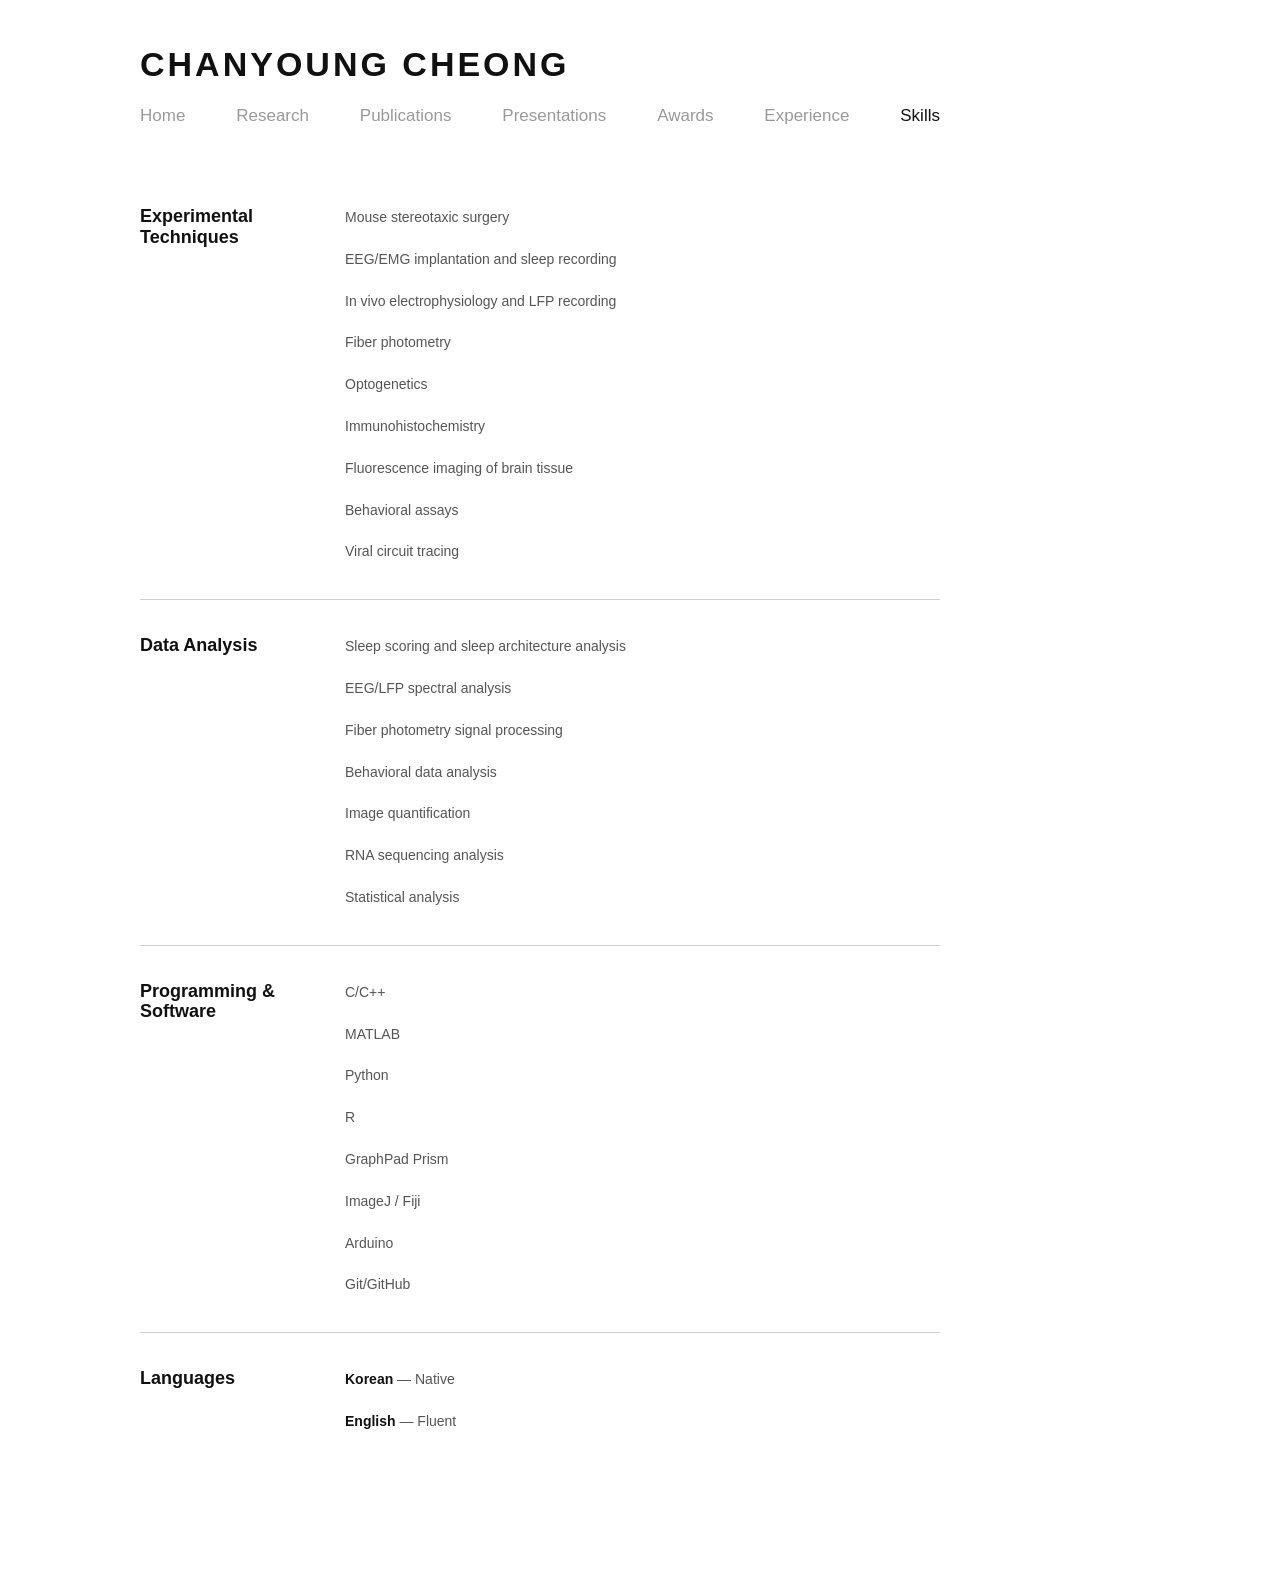
<file: skills.html>
<!DOCTYPE html>
<html lang="en">

<head>
    <meta charset="UTF-8">
    <meta name="viewport" content="width=device-width, initial-scale=1.0">
    <meta name="color-scheme" content="light">

    <title>Skills | Chanyoung Cheong</title>

    <link rel="stylesheet" href="css/style.css?v=6">
</head>

<body>

    <!-- =========================
         Navigation
    ========================== -->
    <header class="site-header">

        <div class="navbar">

            <a href="index.html" class="site-name">
                CHANYOUNG CHEONG
            </a>

            <nav class="nav-links">
                <a href="index.html">Home</a>
                <a href="research.html">Research</a>
                <a href="publications.html">Publications</a>
                <a href="presentations.html">Presentations</a>
                <a href="awards.html">Awards</a>
                <a href="experience.html">Experience</a>
                <a href="skills.html" class="active">Skills</a>
            </nav>

        </div>

    </header>


    <main class="publications-page">


        <!-- =========================
             Skills
        ========================== -->
        <!-- Experimental Techniques -->
        <section class="publication-year-section">

            <div class="publication-year">
                <h2>Experimental<br>Techniques</h2>
            </div>

            <div class="publication-list">

                <ul class="skills-presentation-list">
                    <li>Mouse stereotaxic surgery</li>
                    <li>EEG/EMG implantation and sleep recording</li>
                    <li>In vivo electrophysiology and LFP recording</li>
                    <li>Fiber photometry</li>
                    <li>Optogenetics</li>
                    <li>Immunohistochemistry</li>
                    <li>Fluorescence imaging of brain tissue</li>
                    <li>Behavioral assays</li>
                    <li>Viral circuit tracing</li>
                </ul>

            </div>

        </section>


        <!-- Data Analysis -->
        <section class="publication-year-section">

            <div class="publication-year">
                <h2>Data Analysis</h2>
            </div>

            <div class="publication-list">

                <ul class="skills-presentation-list">
                    <li>Sleep scoring and sleep architecture analysis</li>
                    <li>EEG/LFP spectral analysis</li>
                    <li>Fiber photometry signal processing</li>
                    <li>Behavioral data analysis</li>
                    <li>Image quantification</li>
                    <li>RNA sequencing analysis</li>
                    <li>Statistical analysis</li>
                </ul>

            </div>

        </section>


        <!-- Programming & Software -->
        <section class="publication-year-section">

            <div class="publication-year">
                <h2>Programming &amp;<br>Software</h2>
            </div>

            <div class="publication-list">

                <ul class="skills-presentation-list">
                    <li>C/C++</li>
                    <li>MATLAB</li>
                    <li>Python</li>
                    <li>R</li>
                    <li>GraphPad Prism</li>
                    <li>ImageJ / Fiji</li>
                    <li>Arduino</li>
                    <li>Git/GitHub</li>
                </ul>

            </div>

        </section>


        <!-- Languages -->
        <section class="publication-year-section">

            <div class="publication-year">
                <h2>Languages</h2>
            </div>

            <div class="publication-list">

                <ul class="skills-presentation-list">
                    <li><strong>Korean</strong> — Native</li>
                    <li><strong>English</strong> — Fluent</li>
                </ul>

            </div>

        </section>


    </main>

</body>

</html>
</file>
<file: css/style.css>
/* =========================
   RESET
========================= */

* {
    margin: 0;
    padding: 0;
    box-sizing: border-box;
}

html {
    scroll-behavior: smooth;
    background-color: #fff;
    color-scheme: light;
}

body {
    font-family: Arial, Helvetica, sans-serif;
    color: #111;
    background-color: #fff;
}

a {
    color: inherit;
    text-decoration: none;
}


/* =========================
   GLOBAL VARIABLES
========================= */

:root {
    --page-width: 800px;
    --layout-width: 1000px;

    --desktop-side-gap: 40px;
    --tablet-side-gap: 25px;
    --mobile-side-gap: 20px;

    --divider: #d0d0d0;
    --text-gray: #555;
    --muted-gray: #999;
}


/* =========================
   SHARED PAGE ALIGNMENT

   Home / Research / Publications
   all use exactly the same
   left and right boundaries.
========================= */

.navbar,
.hero,
.content-section,
.research-section,
.research-category,
.publication-category,
.publication-year-section,
.manuscript-section {
    width: min(
        var(--page-width),
        calc(100% - 80px)
    );

    margin-left: max(
        var(--desktop-side-gap),
        calc((100% - var(--layout-width)) / 2)
    );

    margin-right: 0;
}


/* =========================
   HEADER
========================= */

.site-header {
    width: 100%;
}

.navbar {
    padding: 45px 0;

    display: flex;
    flex-direction: column;
    align-items: stretch;

    gap: 22px;
}

.site-name {
    font-size: 34px;
    font-weight: 700;
    letter-spacing: 3px;

    white-space: nowrap;

    align-self: flex-start;
}

.nav-links {
    width: 100%;

    display: flex;
    align-items: center;
    justify-content: space-between;

    gap: 18px;
}

.nav-links a {
    font-size: 17px;
    color: var(--muted-gray);

    transition: color 0.2s ease;
}

.nav-links a:hover,
.nav-links a.active {
    color: #111;
}


/* =========================
   HOME HERO
========================= */

.hero {
    margin-top: 50px;
}

.hero-image {
    width: 100%;
}

.hero-image img {
    width: 100%;
    height: auto;

    display: block;
}

.hero + .content-section {
    padding-top: 50px;
}


/* =========================
   HOME CONTENT
========================= */

.content-section {
    padding: 70px 0;

    border-bottom: 1px solid var(--divider);
}

.section-grid {
    display: grid;

    /*
       150px title
       40px gap
       remaining width = content
    */
    grid-template-columns: 150px minmax(0, 1fr);

    gap: 40px;
}

.section-title h2 {
    font-size: 18px;
    font-weight: 600;
    line-height: 1.15;
}

.section-content {
    width: 100%;
    min-width: 0;
}

.section-content p {
    margin-bottom: 15px;

    font-size: 14px;
    line-height: 1.6;

    color: var(--text-gray);
}

.section-content .lead {
    font-size: 19px;
    line-height: 1.5;

    color: #111;
}

.plain-link {
    color: inherit;
    text-decoration: none;
}

.plain-link:hover {
    text-decoration: underline;
}

/* =========================
   ABOUT
========================= 

.about-section .section-content p,
.about-section .section-content .lead {
    text-align: justify;
} */


/* =========================
   TIMELINE
   Affiliations / Education /
   Research Experience
========================= */

.timeline-item {
    display: grid;

    grid-template-columns: 125px minmax(0, 1fr);

    gap: 25px;

    margin-bottom: 35px;
}

.timeline-item:last-child {
    margin-bottom: 0;
}

.timeline-year {
    font-size: 14px;
    line-height: 1.35;

    color: var(--muted-gray);

    white-space: nowrap;
}

.timeline-item h3 {
    font-size: 15px;
    font-weight: 600;

    margin-bottom: 3px;
}

.timeline-item p {
    margin: 0;
}

.education-detail {
    margin-top: 8px !important;

    color: #777 !important;
}

.education-honor {
    font-style: italic;
    font-weight: 500;
    color: #9a6f3a;
}

/* =========================
   PROFESSIONAL MEMBERSHIPS
========================= */

.membership-list {
    list-style: none;
    padding: 0;
    margin: 0;
}

.membership-list li {
    font-size: 15px;
    line-height: 1.6;

    color: #111;
}

.section-content .membership-list {
    list-style: none;
    padding: 0;
    margin: 0;
    line-height: 1.9;
    font-size: 14px;
}


/* =========================
   CONTACT
========================= */

.contact-section {
    border-bottom: none;
    padding-bottom: 60px;
}

.contact-list {
    display: flex;
    flex-direction: column;

    gap: 10px;
}

.contact-item {
    display: grid;

    grid-template-columns: 120px minmax(0, 1fr);

    gap: 25px;

    font-size: 14px;
    line-height: 1.6;
}

.contact-label {
    color: #111;
    font-weight: 600;
}

.contact-item a {
    color: var(--text-gray);
}

.contact-item a:hover {
    color: #111;

    text-decoration: underline;
}


/* =========================
   RESEARCH PAGE
========================= */

.research-page {
    padding-bottom: 120px;
}

.research-section {
    padding: 70px 0;

    border-bottom: 1px solid var(--divider);
}

.research-section:last-child {
    border-bottom: none;
}

.research-text {
    display: grid;

    /*
       150px title
       55px gap
       remaining width = body

       This keeps the right boundary
       fixed at exactly 800px.
    */
    grid-template-columns: 150px minmax(0, 1fr);

    gap: 55px;

    margin-bottom: 40px;
}

.research-description {
    width: 100%;
    min-width: 0;
}

.research-description p {
    margin-bottom: 14px;

    font-size: 14px;
    line-height: 1.7;

    color: var(--text-gray);

/*    text-align: justify; */
}

.research-description p:last-child {
    margin-bottom: 0;
}

.research-image {
    width: 100%;
}

.research-image img {
    width: 100%;
    height: auto;

    display: block;
}


/* Optional placeholder
   for unfinished research figures
*/

.research-image-placeholder {
    width: 100%;
    aspect-ratio: 16 / 7;

    background: #eee;

    display: flex;
    align-items: center;
    justify-content: center;

    font-size: 14px;
    color: var(--muted-gray);
}


/* =========================
   RESEARCH CATEGORY HEADINGS
========================= */

.research-category {
    padding-top: 55px;
    padding-bottom: 10px;
}

.research-category h1 {
    font-size: 22px;
    font-weight: 600;

    line-height: 1.2;

    letter-spacing: 0.2px;
}

.previous-research-category {
    margin-top: 30px;

    padding-top: 55px;
}


/* =========================
   PUBLICATIONS PAGE
========================= */

.publications-page {
    padding-bottom: 120px;
}


/* =========================
   PUBLICATION CATEGORY
   Peer-Reviewed Articles /
   Conference Abstracts
========================= */

.publication-category {
    padding-top: 55px;
    padding-bottom: 20px;
}

.publication-category h1 {
    font-size: 22px;
    font-weight: 600;

    line-height: 1.2;
}

.publication-note {
    margin-top: 6px;
    margin-bottom: 0;
    font-size: 14px;
    color: var(--muted-gray);
}

/* =========================
   PUBLICATION YEAR
========================= */

.publication-year-section {
    display: grid;

    /*
       Same geometry as Research:

       150px year
       55px gap
       remaining width = citations
    */
    grid-template-columns: 150px minmax(0, 1fr);

    gap: 55px;

    padding: 35px 0;

    border-bottom: 1px solid var(--divider);
}

.publication-year-section:last-child {
    border-bottom: none;
}

.publication-year h2 {
    font-size: 18px;
    font-weight: 600;

    line-height: 1.15;
}


/* =========================
   PUBLICATION ENTRIES
========================= */

.publication-list {
    min-width: 0;

    display: flex;
    flex-direction: column;

    gap: 18px;
}

.publications-content .publication-list {
    gap: 24px;
}

.publication-item {
    font-size: 14px;
    line-height: 1.7;

    color: var(--text-gray);
}

.publication-item strong {
    font-weight: 700;
}

.publication-item em {
    color: #111;
}


/* DOI / external links */

.publication-item a {
    color: inherit;
}

.publication-item a:hover {
    color: #111;

    text-decoration: underline;
}


/* =========================
   MANUSCRIPT SECTION
   Currently unused,
   but retained for future use
========================= */

.manuscript-section {
    padding: 35px 0 70px;

    border-bottom: 1px solid var(--divider);
}

.restricted-access-link {
    display: inline-block;

    margin-top: 18px;

    font-size: 14px;
    font-weight: 600;

    border-bottom: 1px solid #111;
}


/* =========================
   TABLET
========================= */

@media (max-width: 900px) {

    /*
       All major page elements
       remain perfectly aligned.
    */

    .navbar,
    .hero,
    .content-section,
    .research-section,
    .research-category,
    .publication-category,
    .publication-year-section,
    .manuscript-section {
        width: calc(100% - 50px);

        margin-left: var(--tablet-side-gap);
        margin-right: 0;
    }


    .nav-links {
        flex-wrap: wrap;

        justify-content: flex-start;

        gap: 15px 22px;
    }

}


/* =========================
   MOBILE
========================= */

@media (max-width: 700px) {

    /*
       Shared mobile alignment
    */

    .navbar,
    .hero,
    .content-section,
    .research-section,
    .research-category,
    .publication-category,
    .publication-year-section,
    .manuscript-section {
        width: calc(100% - 40px);

        margin-left: var(--mobile-side-gap);
        margin-right: 0;
    }


    /* Header */

    .navbar {
        padding: 30px 0;

        gap: 18px;
    }

    .site-name {
        font-size: 24px;

        letter-spacing: 2px;
    }

    .nav-links {
        justify-content: flex-start;

        gap: 12px 18px;
    }

    .nav-links a {
        font-size: 13px;
    }


    /* Hero */

    .hero {
        margin-top: 30px;
    }


    /* Content */

    .content-section,
    .research-section {
        padding: 55px 0;
    }


    /* Home / Research grids */

    .section-grid,
    .research-text {
        grid-template-columns: 1fr;

        gap: 25px;
    }

    .research-text {
        margin-bottom: 30px;
    }


    /* Timeline */

    .timeline-item {
        grid-template-columns: 1fr;

        gap: 8px;
    }

    .timeline-year {
        white-space: normal;
    }


    /* Text alignment */

    .about-section .section-content p,
    .about-section .section-content .lead,
    .research-description p {
        text-align: left;
    }


    /* Contact */

    .contact-item {
        grid-template-columns: 1fr;

        gap: 2px;
    }


    /* Research */

    .research-category h1 {
        font-size: 20px;
    }

    .research-image-placeholder {
        aspect-ratio: 4 / 3;
    }


    /* Publications */

    .publication-category h1 {
        font-size: 20px;
    }

    .publication-year-section {
        grid-template-columns: 1fr;

        gap: 18px;

        padding: 30px 0;
    }

}

/* =========================
   AWARDS
========================= */

.award-list {
    display: flex;
    flex-direction: column;
    gap: 30px;
}

.awards-page .content-section:last-child {
    border-bottom: none;
}

.award-item h3 {
    font-size: 15px;
    font-weight: 600;
    line-height: 1.4;

    margin-bottom: 4px;
}

.award-item p {
    margin: 0;

    font-size: 14px;
    line-height: 1.6;

    color: var(--text-gray);
}

.award-date {
    margin-top: 5px !important;

    color: var(--muted-gray) !important;
}

/* =========================
   SKILLS
========================= */

.skills-presentation-list {
    list-style: none;
    margin: 0;
    padding: 0;

    font-size: 14px;
    line-height: 1.7;

    color: var(--text-gray);
}

.skills-presentation-list li {
    margin-bottom: 18px;
}

.skills-presentation-list li:last-child {
    margin-bottom: 0;
}

.skills-presentation-list strong {
    font-weight: 600;
    color: #111;
}

/* =========================
   PRESENTATIONS
========================= */

.presentation-date {
    margin-top: 4px;
    color: var(--muted-gray);
}

.presentation-item .publication-item {
    margin: 0;
    font-size: 15px;
    line-height: 1.6;
}

.presentation-date {
    margin: 4px 0 0;
    font-size: 14px;
    line-height: 1.5;
    color: var(--muted-gray);
}


/* =========================
   Link style
========================= */
main a[href] {
    color: #2b5797;
    text-decoration: underline;
    text-underline-offset: 3px;
    text-decoration-thickness: 1px;
}

main a[href]:hover {
    color: #1a3a6b;
}
</file>
